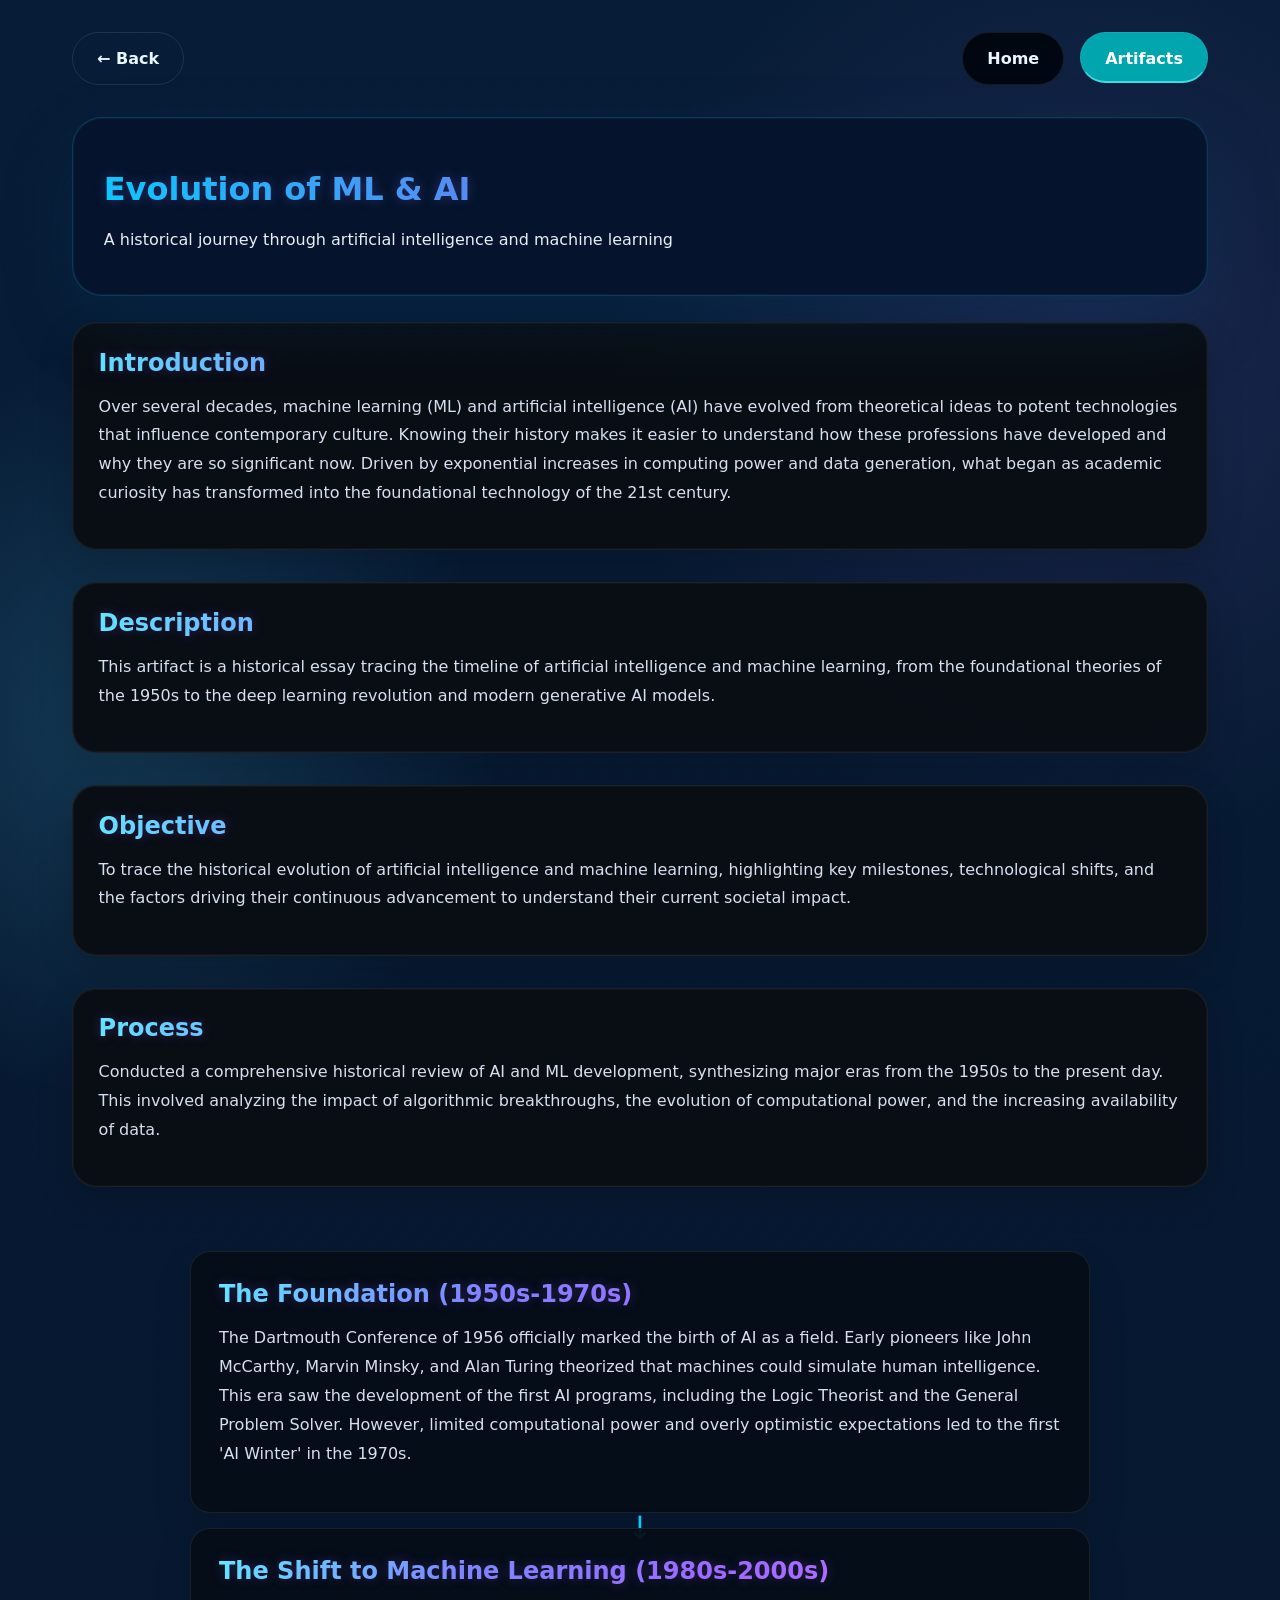
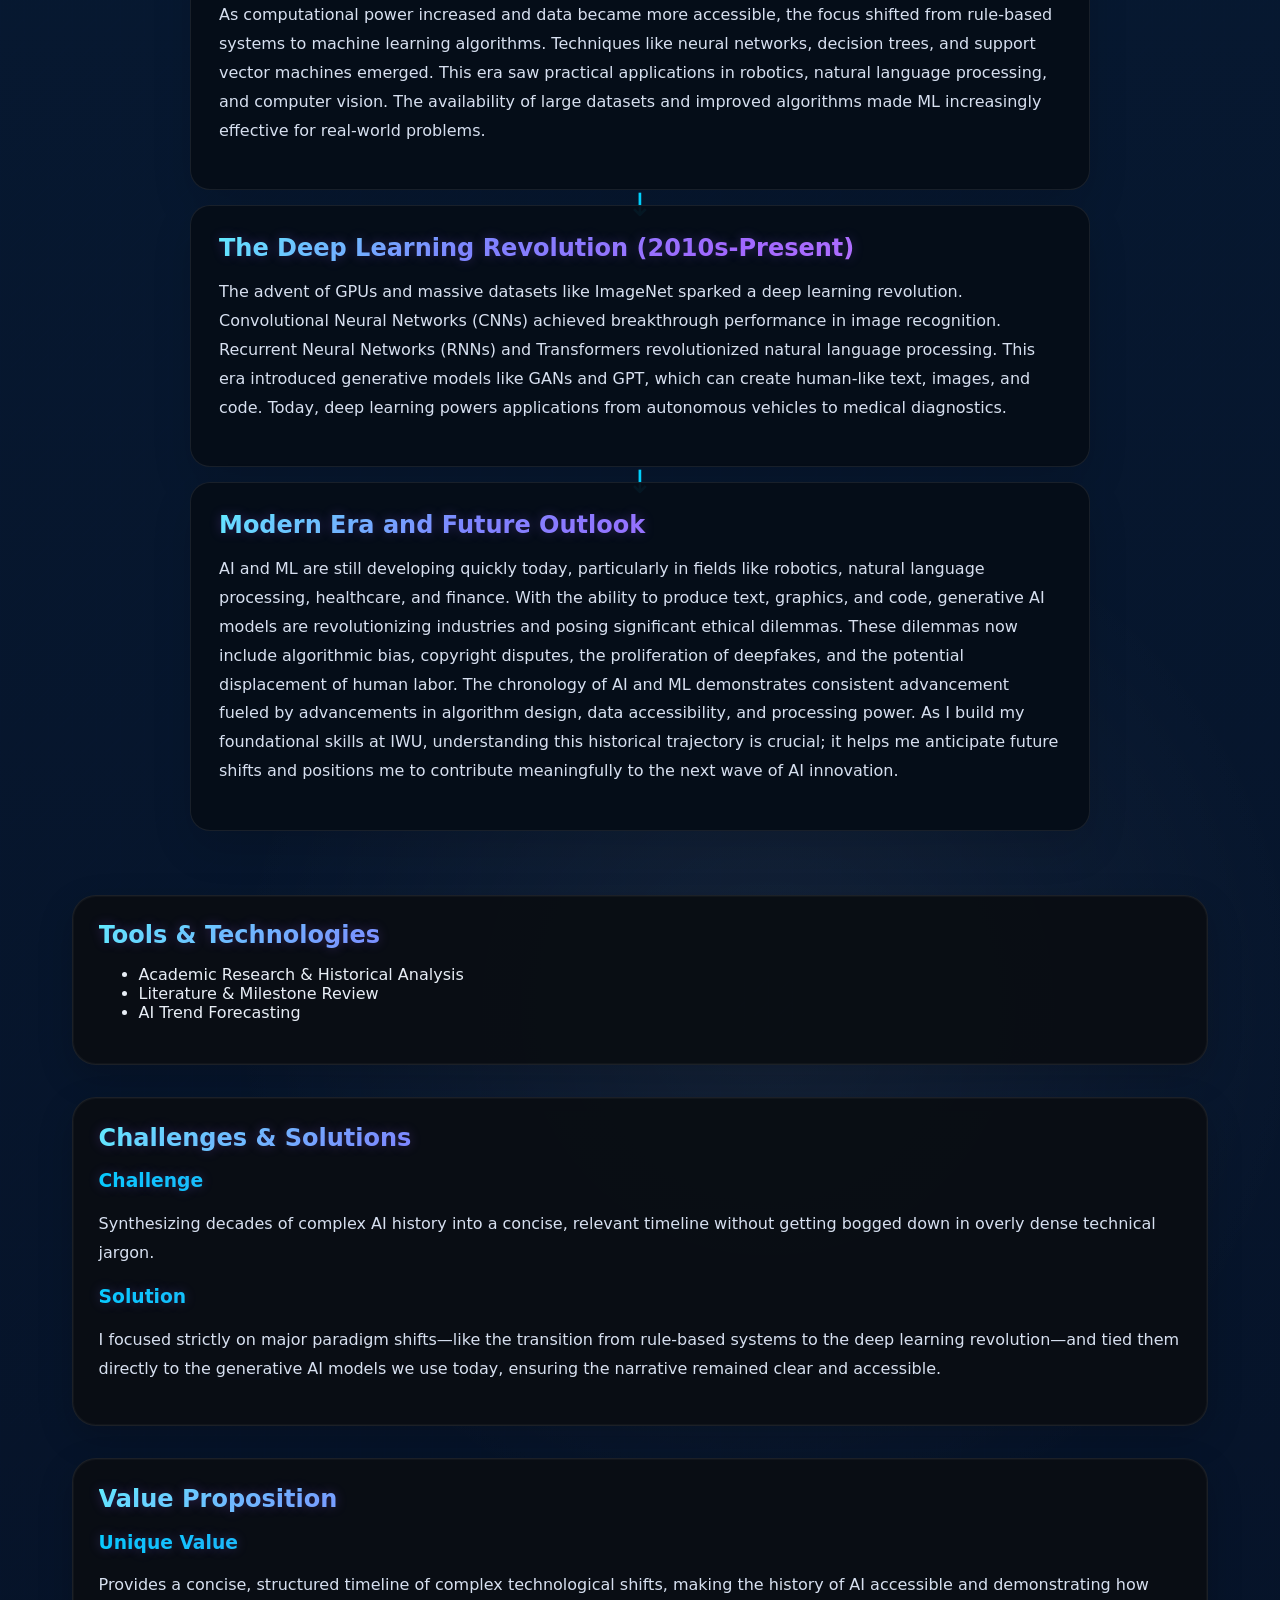
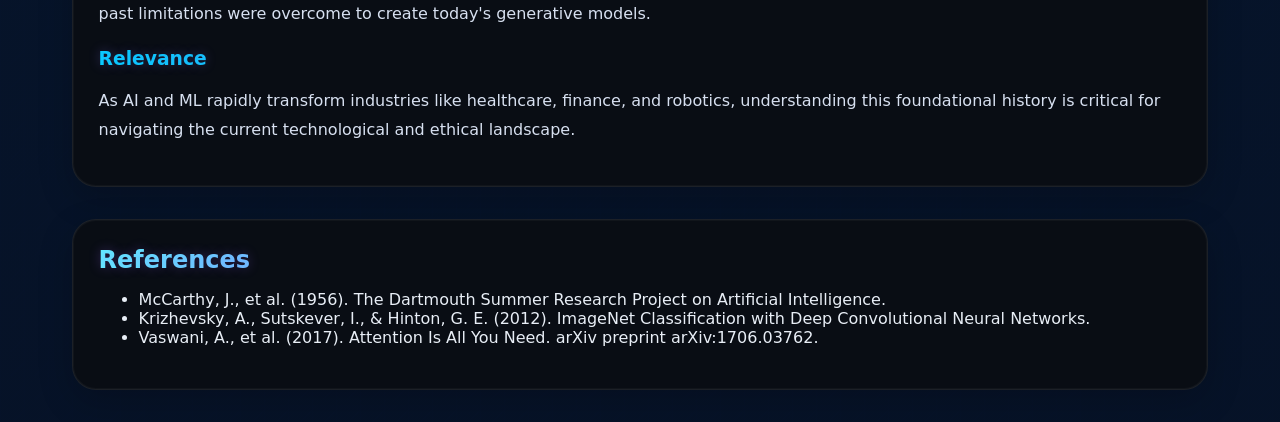
<file: artifact1.html>
﻿<!DOCTYPE html>
<html lang="en">
<head>
  <meta charset="UTF-8">
  <meta name="viewport" content="width=device-width, initial-scale=1.0">
  <title>Evolution of ML & AI | Amulya Gurram</title>
  <link rel="stylesheet" href="style.css">
</head>
<body>
  <div class="page-shell">
    <nav class="site-nav has-back">
      <a href="artifacts.html" class="back-link">← Back</a>
      <div class="nav-group nav-right-tabs">
        <a href="index.html" class="nav-link">Home</a>
        <a href="artifacts.html" class="nav-link active">Artifacts</a>
      </div>
    </nav>

    <header class="hero hero-no-image">
      <div class="hero-copy">
        <h1>Evolution of ML & AI</h1>
        <p>A historical journey through artificial intelligence and machine learning</p>
      </div>
    </header>

    <main>
      <section class="panel">
        <h2>Introduction</h2>
        <p>Over several decades, machine learning (ML) and artificial intelligence (AI) have evolved from theoretical ideas to potent technologies that influence contemporary culture. Knowing their history makes it easier to understand how these professions have developed and why they are so significant now. Driven by exponential increases in computing power and data generation, what began as academic curiosity has transformed into the foundational technology of the 21st century.</p>
      </section>

      <section class="panel">
        <h2>Description</h2>
        <p>This artifact is a historical essay tracing the timeline of artificial intelligence and machine learning, from the foundational theories of the 1950s to the deep learning revolution and modern generative AI models.</p>
      </section>

      <section class="panel">
        <h2>Objective</h2>
        <p>To trace the historical evolution of artificial intelligence and machine learning, highlighting key milestones, technological shifts, and the factors driving their continuous advancement to understand their current societal impact.</p>
      </section>

      <section class="panel">
        <h2>Process</h2>
        <p>Conducted a comprehensive historical review of AI and ML development, synthesizing major eras from the 1950s to the present day. This involved analyzing the impact of algorithmic breakthroughs, the evolution of computational power, and the increasing availability of data.</p>
      </section>

      <div class="timeline-container">
      <section class="panel timeline-item left">
        <h2>The Foundation (1950s-1970s)</h2>
        <p>The Dartmouth Conference of 1956 officially marked the birth of AI as a field. Early pioneers like John McCarthy, Marvin Minsky, and Alan Turing theorized that machines could simulate human intelligence. This era saw the development of the first AI programs, including the Logic Theorist and the General Problem Solver. However, limited computational power and overly optimistic expectations led to the first 'AI Winter' in the 1970s.</p>
      </section>

      <section class="panel timeline-item right">
        <h2>The Shift to Machine Learning (1980s-2000s)</h2>
        <p>As computational power increased and data became more accessible, the focus shifted from rule-based systems to machine learning algorithms. Techniques like neural networks, decision trees, and support vector machines emerged. This era saw practical applications in robotics, natural language processing, and computer vision. The availability of large datasets and improved algorithms made ML increasingly effective for real-world problems.</p>
      </section>

      <section class="panel timeline-item left">
        <h2>The Deep Learning Revolution (2010s-Present)</h2>
        <p>The advent of GPUs and massive datasets like ImageNet sparked a deep learning revolution. Convolutional Neural Networks (CNNs) achieved breakthrough performance in image recognition. Recurrent Neural Networks (RNNs) and Transformers revolutionized natural language processing. This era introduced generative models like GANs and GPT, which can create human-like text, images, and code. Today, deep learning powers applications from autonomous vehicles to medical diagnostics.</p>
      </section>

      <section class="panel timeline-item right">
        <h2>Modern Era and Future Outlook</h2>
        <p>AI and ML are still developing quickly today, particularly in fields like robotics, natural language processing, healthcare, and finance. With the ability to produce text, graphics, and code, generative AI models are revolutionizing industries and posing significant ethical dilemmas. These dilemmas now include algorithmic bias, copyright disputes, the proliferation of deepfakes, and the potential displacement of human labor. The chronology of AI and ML demonstrates consistent advancement fueled by advancements in algorithm design, data accessibility, and processing power. As I build my foundational skills at IWU, understanding this historical trajectory is crucial; it helps me anticipate future shifts and positions me to contribute meaningfully to the next wave of AI innovation.</p>
      </section>
      </div>

      <section class="panel">
        <h2>Tools & Technologies</h2>
        <ul>
          <li>Academic Research & Historical Analysis</li>
          <li>Literature & Milestone Review</li>
          <li>AI Trend Forecasting</li>
        </ul>
      </section>

      <section class="panel">
        <h2>Challenges & Solutions</h2>
        <h3>Challenge</h3>
        <p>Synthesizing decades of complex AI history into a concise, relevant timeline without getting bogged down in overly dense technical jargon.</p>
        <h3>Solution</h3>
        <p>I focused strictly on major paradigm shifts—like the transition from rule-based systems to the deep learning revolution—and tied them directly to the generative AI models we use today, ensuring the narrative remained clear and accessible.</p>
      </section>

      <section class="panel">
        <h2>Value Proposition</h2>
        <h3>Unique Value</h3>
        <p>Provides a concise, structured timeline of complex technological shifts, making the history of AI accessible and demonstrating how past limitations were overcome to create today's generative models.</p>
        <h3>Relevance</h3>
        <p>As AI and ML rapidly transform industries like healthcare, finance, and robotics, understanding this foundational history is critical for navigating the current technological and ethical landscape.</p>
      </section>

      <section class="panel">
        <h2>References</h2>
        <ul>
          <li>McCarthy, J., et al. (1956). The Dartmouth Summer Research Project on Artificial Intelligence.</li>
          <li>Krizhevsky, A., Sutskever, I., & Hinton, G. E. (2012). ImageNet Classification with Deep Convolutional Neural Networks.</li>
          <li>Vaswani, A., et al. (2017). Attention Is All You Need. arXiv preprint arXiv:1706.03762.</li>
        </ul>
      </section>

    </main>
  </div>
  <script src="transitions.js"></script>
</body>
</html>
</file>
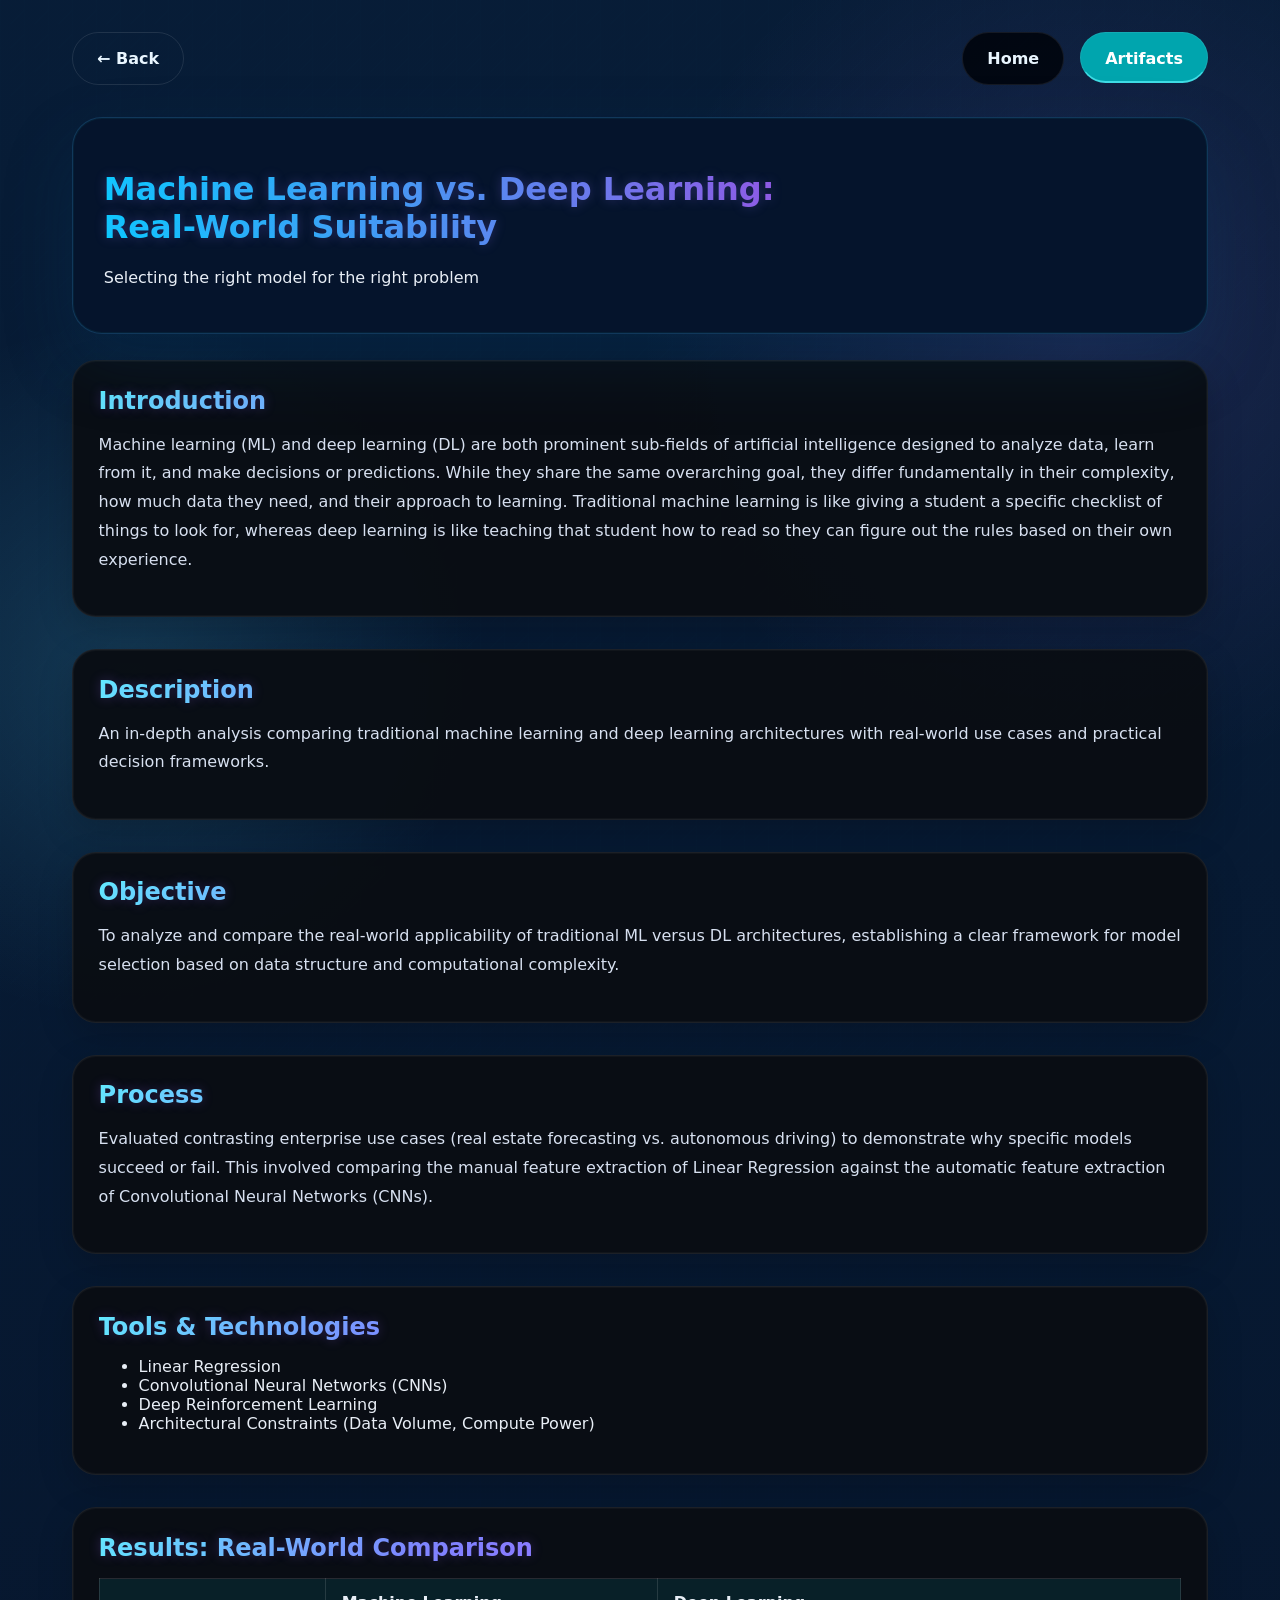
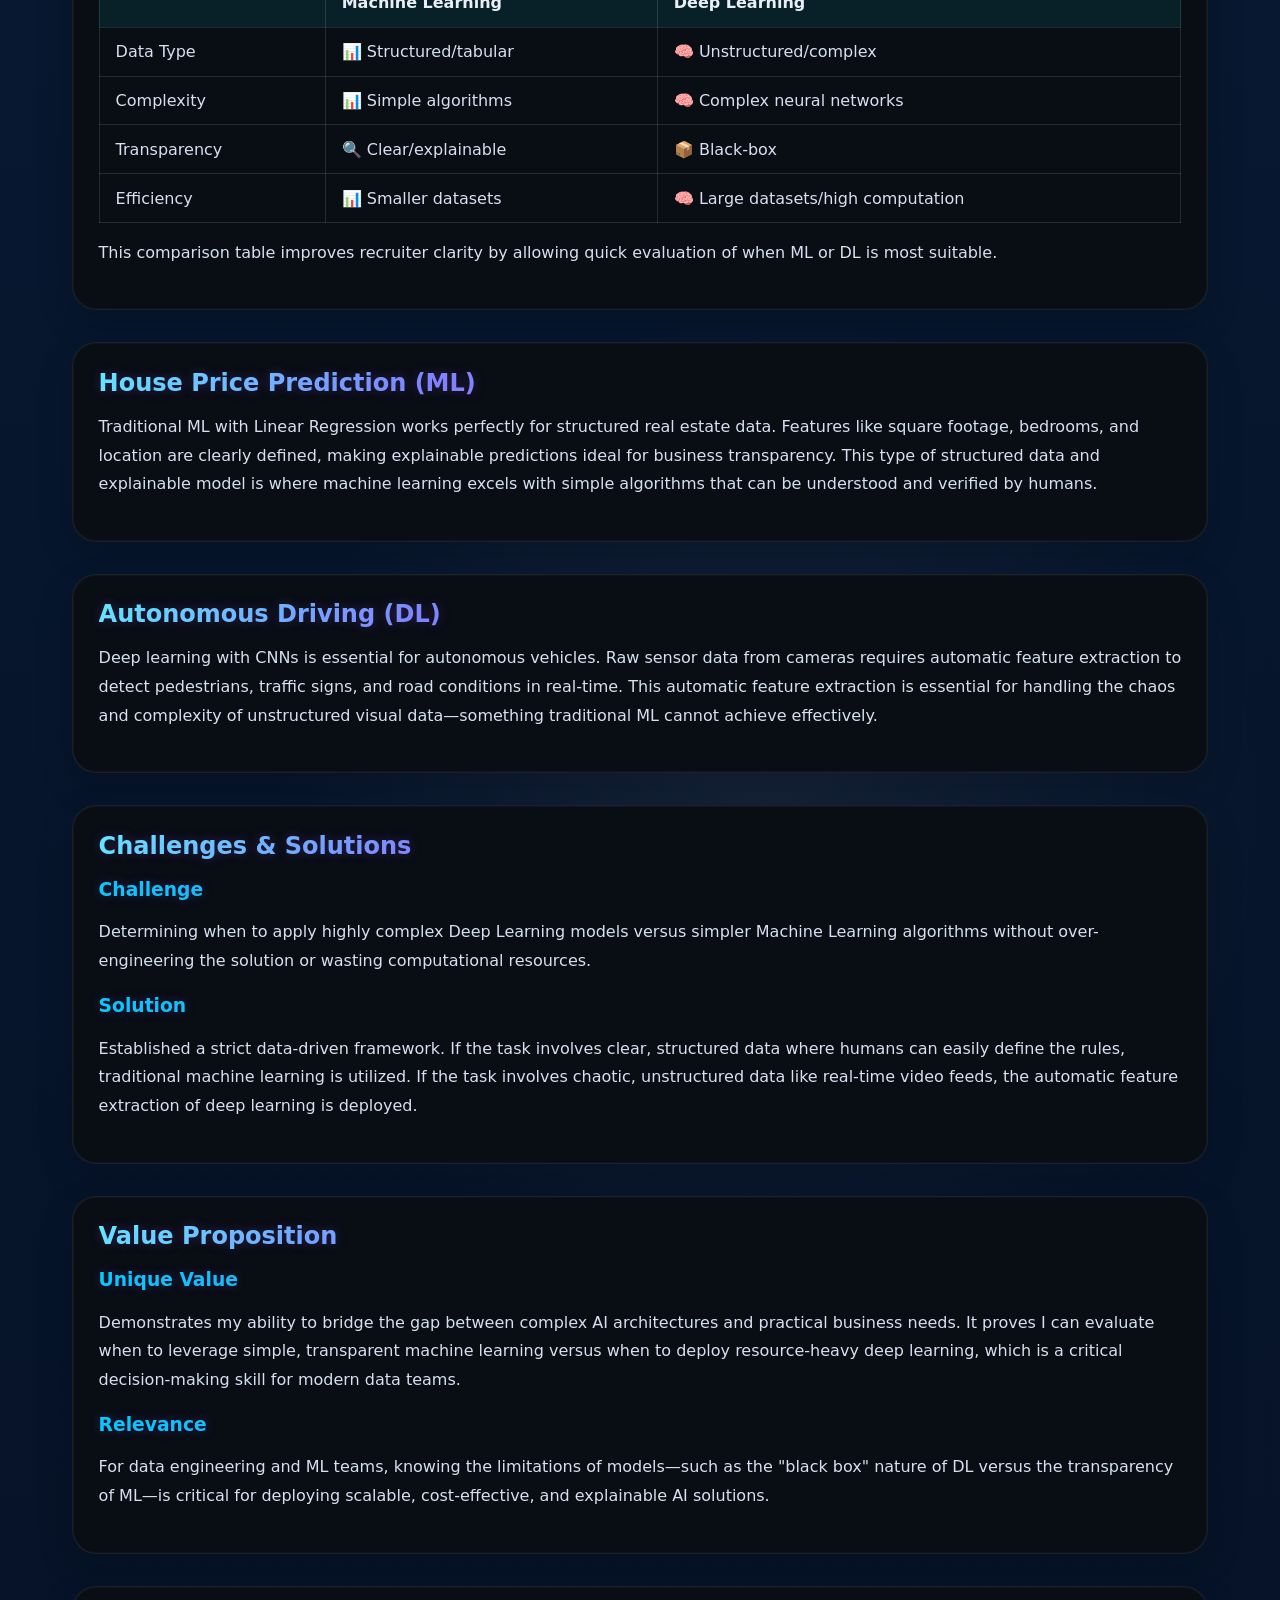
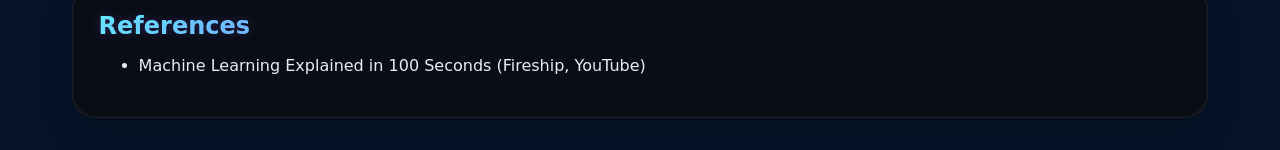
<file: artifact2.html>
﻿<!DOCTYPE html>
<html lang="en">
<head>
  <meta charset="UTF-8">
  <meta name="viewport" content="width=device-width, initial-scale=1.0">
  <title>Machine Learning vs. Deep Learning: Real-World Suitability | Amulya Gurram</title>
  <link rel="stylesheet" href="style.css">
</head>
<body>
  <div class="page-shell">
    <nav class="site-nav has-back">
      <a href="artifacts.html" class="back-link">← Back</a>
      <div class="nav-group nav-right-tabs">
        <a href="index.html" class="nav-link">Home</a>
        <a href="artifacts.html" class="nav-link active">Artifacts</a>
      </div>
    </nav>

    <header class="hero hero-no-image">
      <div class="hero-copy">
        <h1>Machine Learning vs. Deep Learning: Real-World Suitability</h1>
        <p>Selecting the right model for the right problem</p>
      </div>
    </header>

    <main>
      <section class="panel">
        <h2>Introduction</h2>
        <p>Machine learning (ML) and deep learning (DL) are both prominent sub-fields of artificial intelligence designed to analyze data, learn from it, and make decisions or predictions. While they share the same overarching goal, they differ fundamentally in their complexity, how much data they need, and their approach to learning. Traditional machine learning is like giving a student a specific checklist of things to look for, whereas deep learning is like teaching that student how to read so they can figure out the rules based on their own experience.</p>
      </section>

      <section class="panel">
        <h2>Description</h2>
        <p>An in-depth analysis comparing traditional machine learning and deep learning architectures with real-world use cases and practical decision frameworks.</p>
      </section>

      <section class="panel">
        <h2>Objective</h2>
        <p>To analyze and compare the real-world applicability of traditional ML versus DL architectures, establishing a clear framework for model selection based on data structure and computational complexity.</p>
      </section>

      <section class="panel">
        <h2>Process</h2>
        <p>Evaluated contrasting enterprise use cases (real estate forecasting vs. autonomous driving) to demonstrate why specific models succeed or fail. This involved comparing the manual feature extraction of Linear Regression against the automatic feature extraction of Convolutional Neural Networks (CNNs).</p>
      </section>

      <section class="panel">
        <h2>Tools & Technologies</h2>
        <ul>
          <li>Linear Regression</li>
          <li>Convolutional Neural Networks (CNNs)</li>
          <li>Deep Reinforcement Learning</li>
          <li>Architectural Constraints (Data Volume, Compute Power)</li>
        </ul>
      </section>

      <section class="panel">
        <h2>Results: Real-World Comparison</h2>
        <table>
          <thead>
            <tr>
              <th></th>
              <th>Machine Learning</th>
              <th>Deep Learning</th>
            </tr>
          </thead>
          <tbody>
            <tr>
              <td>Data Type</td>
              <td>📊 Structured/tabular</td>
              <td>🧠 Unstructured/complex</td>
            </tr>
            <tr>
              <td>Complexity</td>
              <td>📊 Simple algorithms</td>
              <td>🧠 Complex neural networks</td>
            </tr>
            <tr>
              <td>Transparency</td>
              <td>🔍 Clear/explainable</td>
              <td>📦 Black-box</td>
            </tr>
            <tr>
              <td>Efficiency</td>
              <td>📊 Smaller datasets</td>
              <td>🧠 Large datasets/high computation</td>
            </tr>
          </tbody>
        </table>
        <p>This comparison table improves recruiter clarity by allowing quick evaluation of when ML or DL is most suitable.</p>
      </section>

      <section class="panel">
        <h2>House Price Prediction (ML)</h2>
        <p>Traditional ML with Linear Regression works perfectly for structured real estate data. Features like square footage, bedrooms, and location are clearly defined, making explainable predictions ideal for business transparency. This type of structured data and explainable model is where machine learning excels with simple algorithms that can be understood and verified by humans.</p>
      </section>

      <section class="panel">
        <h2>Autonomous Driving (DL)</h2>
        <p>Deep learning with CNNs is essential for autonomous vehicles. Raw sensor data from cameras requires automatic feature extraction to detect pedestrians, traffic signs, and road conditions in real-time. This automatic feature extraction is essential for handling the chaos and complexity of unstructured visual data—something traditional ML cannot achieve effectively.</p>
      </section>

      <section class="panel">
        <h2>Challenges & Solutions</h2>
        <h3>Challenge</h3>
        <p>Determining when to apply highly complex Deep Learning models versus simpler Machine Learning algorithms without over-engineering the solution or wasting computational resources.</p>
        <h3>Solution</h3>
        <p>Established a strict data-driven framework. If the task involves clear, structured data where humans can easily define the rules, traditional machine learning is utilized. If the task involves chaotic, unstructured data like real-time video feeds, the automatic feature extraction of deep learning is deployed.</p>
      </section>

      <section class="panel">
        <h2>Value Proposition</h2>
        <h3>Unique Value</h3>
        <p>Demonstrates my ability to bridge the gap between complex AI architectures and practical business needs. It proves I can evaluate when to leverage simple, transparent machine learning versus when to deploy resource-heavy deep learning, which is a critical decision-making skill for modern data teams.</p>
        <h3>Relevance</h3>
        <p>For data engineering and ML teams, knowing the limitations of models—such as the "black box" nature of DL versus the transparency of ML—is critical for deploying scalable, cost-effective, and explainable AI solutions.</p>
      </section>

      <section class="panel">
        <h2>References</h2>
        <ul>
          <li>Machine Learning Explained in 100 Seconds (Fireship, YouTube)</li>
        </ul>
      </section>

    </main>
  </div>
  <script src="transitions.js"></script>
</body>
</html>
</file>
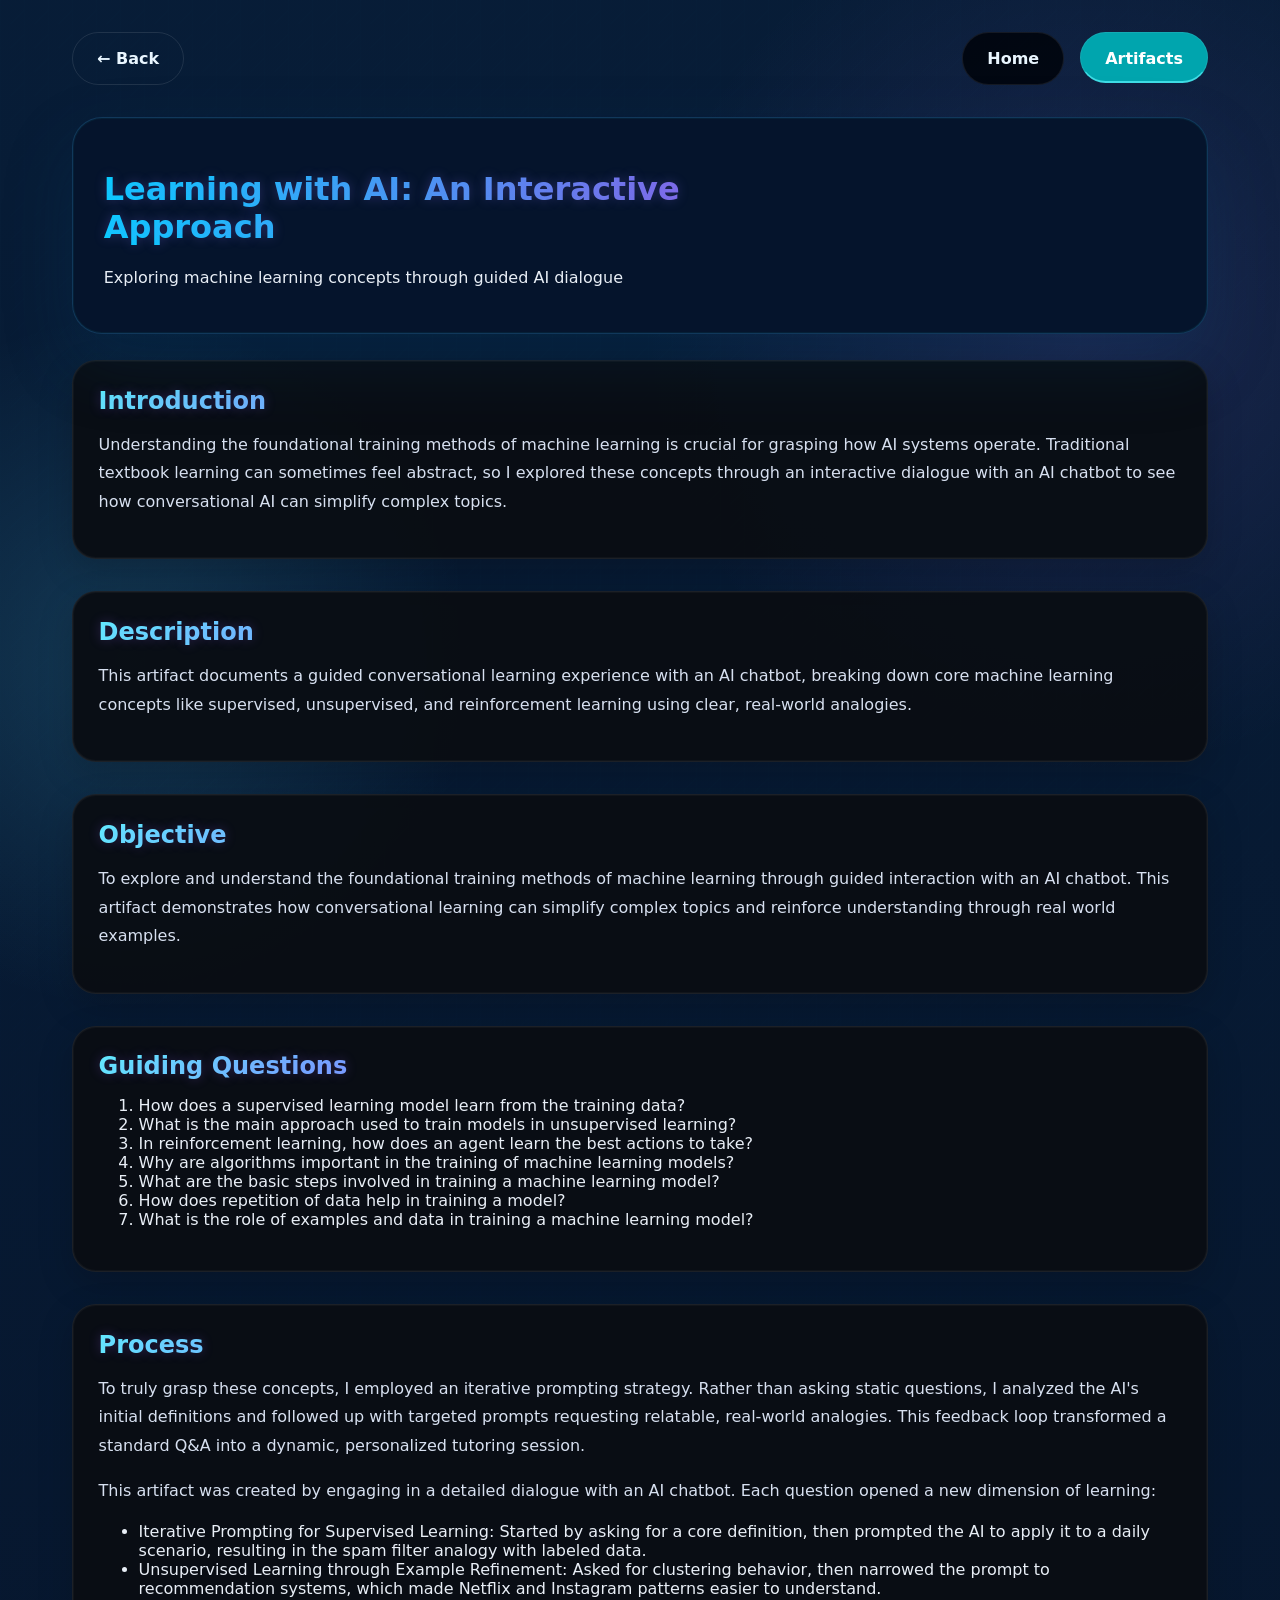
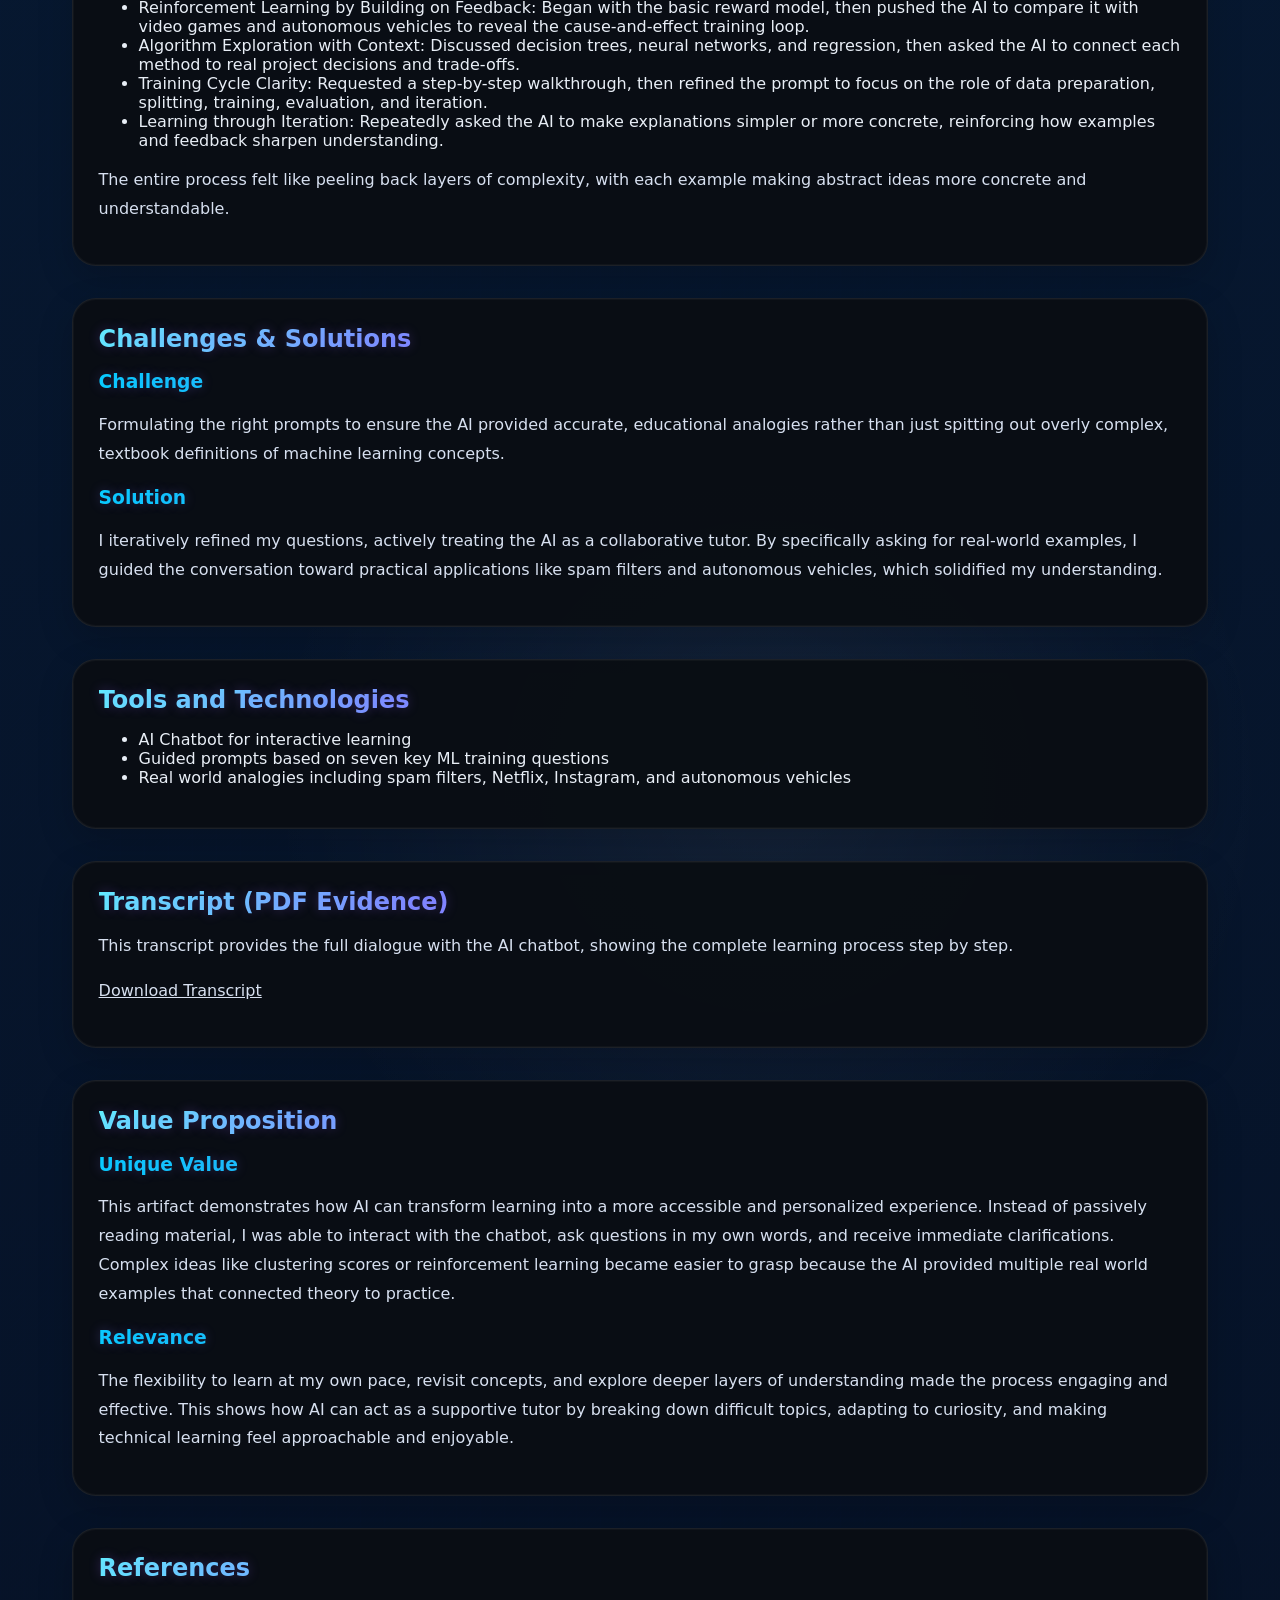
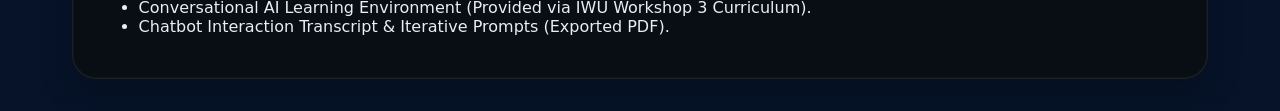
<file: artifact3.html>
﻿<!DOCTYPE html>
<html lang="en">
<head>
  <meta charset="UTF-8">
  <meta name="viewport" content="width=device-width, initial-scale=1.0">
  <title>Learning with AI: An Interactive Approach | Amulya Gurram</title>
  <link rel="stylesheet" href="style.css">
</head>
<body>
  <div class="page-shell">
    <nav class="site-nav has-back">
      <a href="artifacts.html" class="back-link">← Back</a>
      <div class="nav-group nav-right-tabs">
        <a href="index.html" class="nav-link">Home</a>
        <a href="artifacts.html" class="nav-link active">Artifacts</a>
      </div>
    </nav>

    <header class="hero hero-no-image">
      <div class="hero-copy">
        <h1>Learning with AI: An Interactive Approach</h1>
        <p>Exploring machine learning concepts through guided AI dialogue</p>
      </div>
    </header>

    <main>
      <section class="panel">
        <h2>Introduction</h2>
        <p>Understanding the foundational training methods of machine learning is crucial for grasping how AI systems operate. Traditional textbook learning can sometimes feel abstract, so I explored these concepts through an interactive dialogue with an AI chatbot to see how conversational AI can simplify complex topics.</p>
      </section>

      <section class="panel">
        <h2>Description</h2>
        <p>This artifact documents a guided conversational learning experience with an AI chatbot, breaking down core machine learning concepts like supervised, unsupervised, and reinforcement learning using clear, real-world analogies.</p>
      </section>

      <section class="panel">
        <h2>Objective</h2>
        <p>To explore and understand the foundational training methods of machine learning through guided interaction with an AI chatbot. This artifact demonstrates how conversational learning can simplify complex topics and reinforce understanding through real world examples.</p>
      </section>

      <section class="panel">
        <h2>Guiding Questions</h2>
        <ol>
          <li>How does a supervised learning model learn from the training data?</li>
          <li>What is the main approach used to train models in unsupervised learning?</li>
          <li>In reinforcement learning, how does an agent learn the best actions to take?</li>
          <li>Why are algorithms important in the training of machine learning models?</li>
          <li>What are the basic steps involved in training a machine learning model?</li>
          <li>How does repetition of data help in training a model?</li>
          <li>What is the role of examples and data in training a machine learning model?</li>
        </ol>
      </section>

      <section class="panel">
        <h2>Process</h2>
        <p>To truly grasp these concepts, I employed an iterative prompting strategy. Rather than asking static questions, I analyzed the AI's initial definitions and followed up with targeted prompts requesting relatable, real-world analogies. This feedback loop transformed a standard Q&A into a dynamic, personalized tutoring session.</p>
        <p>This artifact was created by engaging in a detailed dialogue with an AI chatbot. Each question opened a new dimension of learning:</p>
        <ul>
          <li>Iterative Prompting for Supervised Learning: Started by asking for a core definition, then prompted the AI to apply it to a daily scenario, resulting in the spam filter analogy with labeled data.</li>
          <li>Unsupervised Learning through Example Refinement: Asked for clustering behavior, then narrowed the prompt to recommendation systems, which made Netflix and Instagram patterns easier to understand.</li>
          <li>Reinforcement Learning by Building on Feedback: Began with the basic reward model, then pushed the AI to compare it with video games and autonomous vehicles to reveal the cause-and-effect training loop.</li>
          <li>Algorithm Exploration with Context: Discussed decision trees, neural networks, and regression, then asked the AI to connect each method to real project decisions and trade-offs.</li>
          <li>Training Cycle Clarity: Requested a step-by-step walkthrough, then refined the prompt to focus on the role of data preparation, splitting, training, evaluation, and iteration.</li>
          <li>Learning through Iteration: Repeatedly asked the AI to make explanations simpler or more concrete, reinforcing how examples and feedback sharpen understanding.</li>
        </ul>
        <p>The entire process felt like peeling back layers of complexity, with each example making abstract ideas more concrete and understandable.</p>
      </section>

      <section class="panel">
        <h2>Challenges & Solutions</h2>
        <h3>Challenge</h3>
        <p>Formulating the right prompts to ensure the AI provided accurate, educational analogies rather than just spitting out overly complex, textbook definitions of machine learning concepts.</p>
        <h3>Solution</h3>
        <p>I iteratively refined my questions, actively treating the AI as a collaborative tutor. By specifically asking for real-world examples, I guided the conversation toward practical applications like spam filters and autonomous vehicles, which solidified my understanding.</p>
      </section>

      <section class="panel">
        <h2>Tools and Technologies</h2>
        <ul>
          <li>AI Chatbot for interactive learning</li>
          <li>Guided prompts based on seven key ML training questions</li>
          <li>Real world analogies including spam filters, Netflix, Instagram, and autonomous vehicles</li>
        </ul>
      </section>

      <section class="panel">
        <h2>Transcript (PDF Evidence)</h2>
        <p>This transcript provides the full dialogue with the AI chatbot, showing the complete learning process step by step.</p>
        <p><a href="https://drive.google.com/uc?export=download&id=1kPDa1YAPPCxa3tX3Vcx4D6zs7zO9z7nd" target="_blank">
    Download Transcript
</a></p>
      </section>

      <section class="panel">
        <h2>Value Proposition</h2>
        <h3>Unique Value</h3>
        <p>This artifact demonstrates how AI can transform learning into a more accessible and personalized experience. Instead of passively reading material, I was able to interact with the chatbot, ask questions in my own words, and receive immediate clarifications. Complex ideas like clustering scores or reinforcement learning became easier to grasp because the AI provided multiple real world examples that connected theory to practice.</p>
        <h3>Relevance</h3>
        <p>The flexibility to learn at my own pace, revisit concepts, and explore deeper layers of understanding made the process engaging and effective. This shows how AI can act as a supportive tutor by breaking down difficult topics, adapting to curiosity, and making technical learning feel approachable and enjoyable.</p>
      </section>

      <section class="panel">
        <h2>References</h2>
        <ul>
          <li>Conversational AI Learning Environment (Provided via IWU Workshop 3 Curriculum).</li>
          <li>Chatbot Interaction Transcript & Iterative Prompts (Exported PDF).</li>
        </ul>
      </section>

    </main>
  </div>
  <script src="transitions.js"></script>
</body>
</html>
</file>
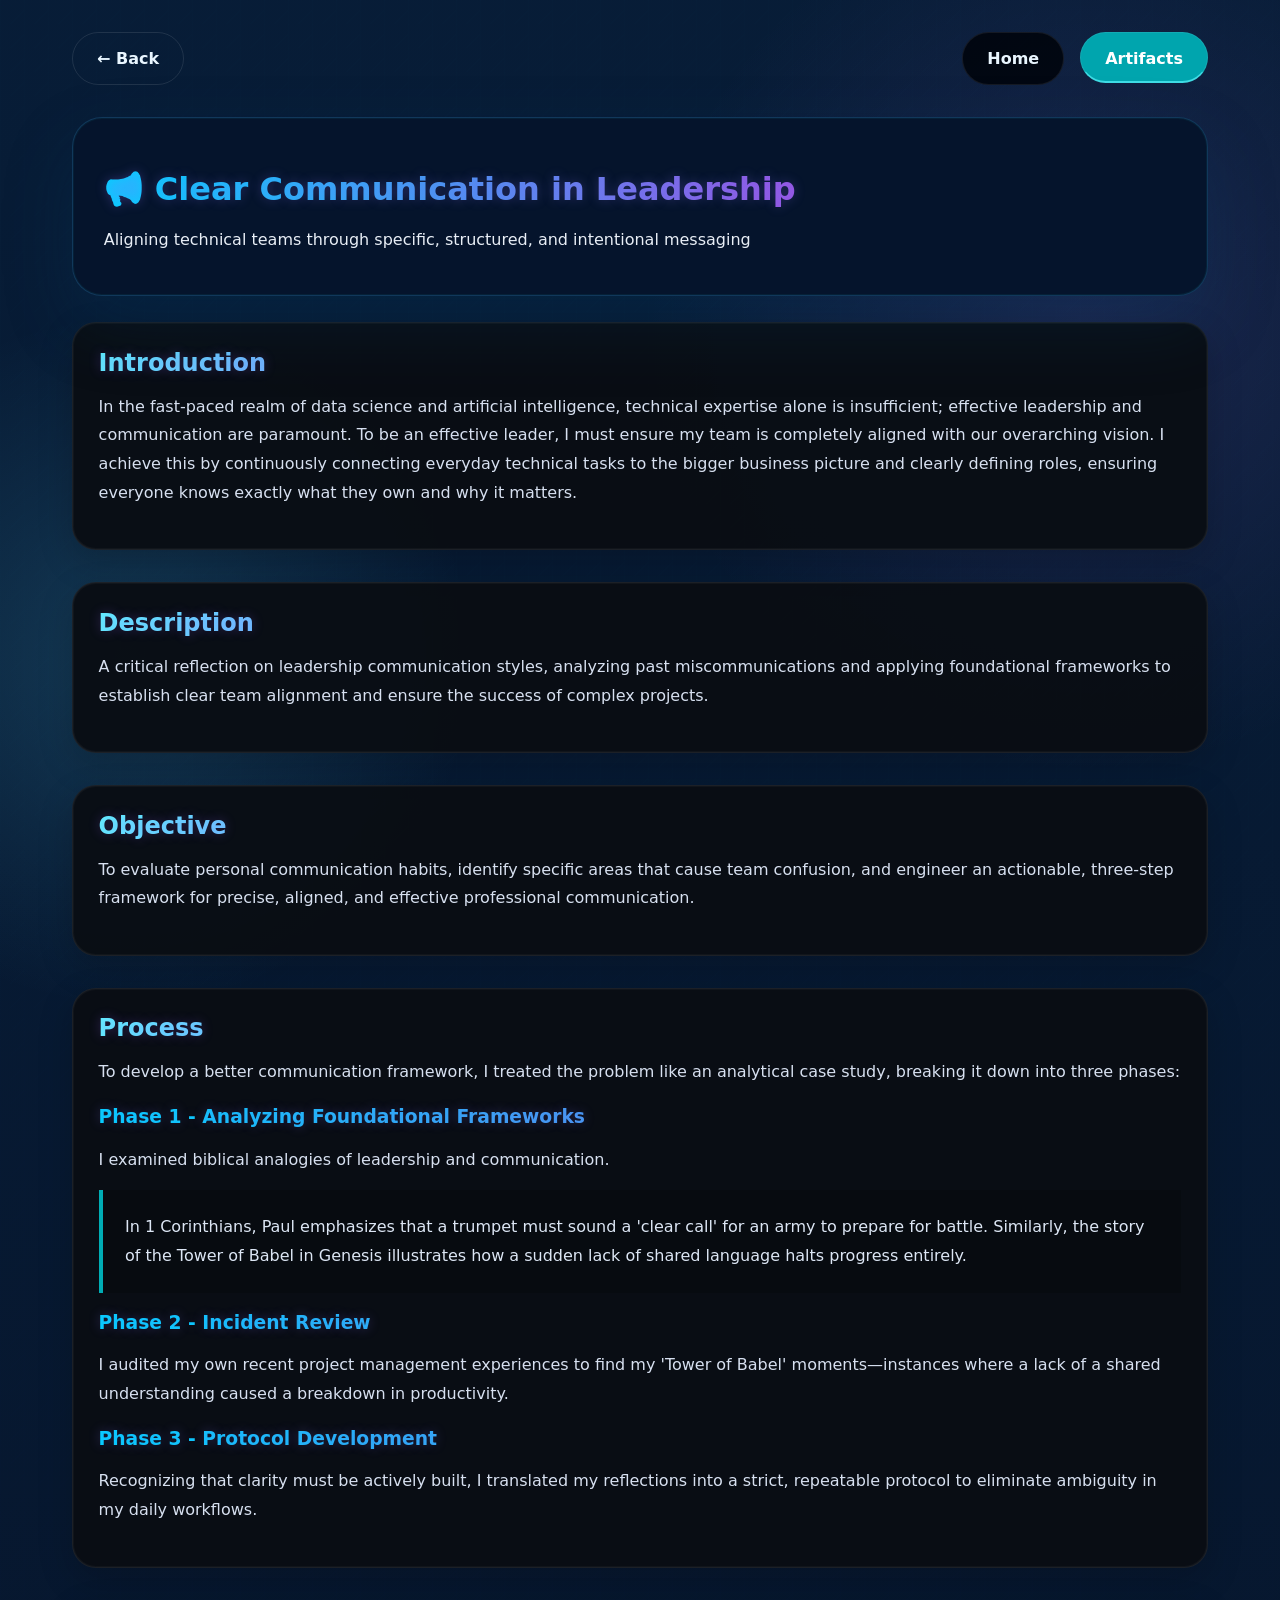
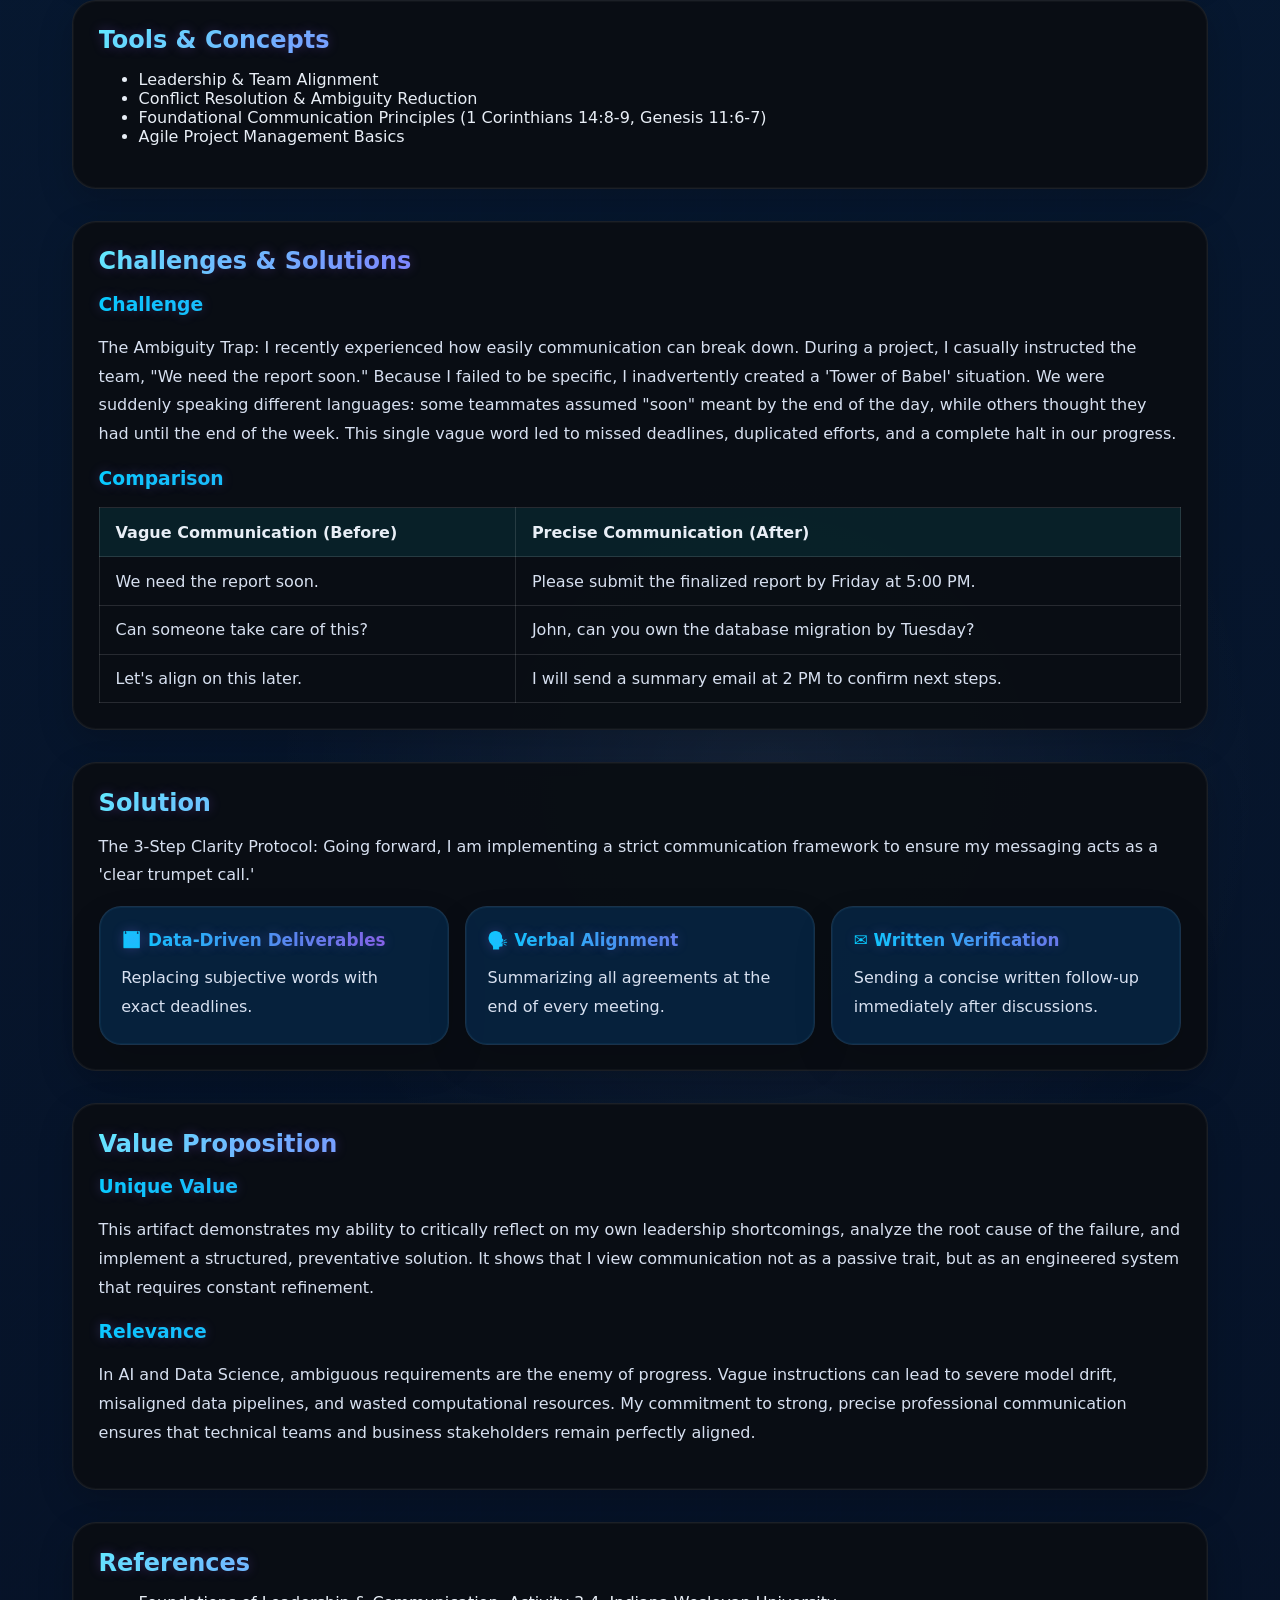
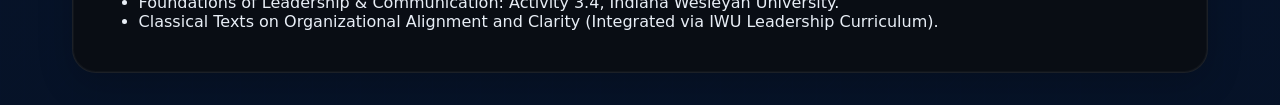
<file: artifact4.html>
<!DOCTYPE html>
<html lang="en">
<head>
  <meta charset="UTF-8">
  <meta name="viewport" content="width=device-width, initial-scale=1.0">
  <title>Clear Communication in Leadership | Amulya Gurram</title>
  <link rel="stylesheet" href="style.css">
</head>
<body>
  <div class="page-shell">
    <nav class="site-nav has-back">
      <a href="artifacts.html" class="back-link">← Back</a>
      <div class="nav-group nav-right-tabs">
        <a href="index.html" class="nav-link">Home</a>
        <a href="artifacts.html" class="nav-link active">Artifacts</a>
      </div>
    </nav>

    <header class="hero hero-no-image">
      <div class="hero-copy">
        <h1>📢 Clear Communication in Leadership</h1>
        <p>Aligning technical teams through specific, structured, and intentional messaging</p>
      </div>
    </header>

    <main>
      <section class="panel">
        <h2>Introduction</h2>
        <p>In the fast-paced realm of data science and artificial intelligence, technical expertise alone is insufficient; effective leadership and communication are paramount. To be an effective leader, I must ensure my team is completely aligned with our overarching vision. I achieve this by continuously connecting everyday technical tasks to the bigger business picture and clearly defining roles, ensuring everyone knows exactly what they own and why it matters.</p>
      </section>

      <section class="panel">
        <h2>Description</h2>
        <p>A critical reflection on leadership communication styles, analyzing past miscommunications and applying foundational frameworks to establish clear team alignment and ensure the success of complex projects.</p>
      </section>

      <section class="panel">
        <h2>Objective</h2>
        <p>To evaluate personal communication habits, identify specific areas that cause team confusion, and engineer an actionable, three-step framework for precise, aligned, and effective professional communication.</p>
      </section>

      <section class="panel">
        <h2>Process</h2>
        <p>To develop a better communication framework, I treated the problem like an analytical case study, breaking it down into three phases:</p>
        <h3>Phase 1 - Analyzing Foundational Frameworks</h3>
        <p>I examined biblical analogies of leadership and communication.</p>
        <blockquote>In 1 Corinthians, Paul emphasizes that a trumpet must sound a 'clear call' for an army to prepare for battle. Similarly, the story of the Tower of Babel in Genesis illustrates how a sudden lack of shared language halts progress entirely.</blockquote>
        <h3>Phase 2 - Incident Review</h3>
        <p>I audited my own recent project management experiences to find my 'Tower of Babel' moments—instances where a lack of a shared understanding caused a breakdown in productivity.</p>
        <h3>Phase 3 - Protocol Development</h3>
        <p>Recognizing that clarity must be actively built, I translated my reflections into a strict, repeatable protocol to eliminate ambiguity in my daily workflows.</p>
      </section>

      <section class="panel">
        <h2>Tools & Concepts</h2>
        <ul>
          <li>Leadership & Team Alignment</li>
          <li>Conflict Resolution & Ambiguity Reduction</li>
          <li>Foundational Communication Principles (1 Corinthians 14:8-9, Genesis 11:6-7)</li>
          <li>Agile Project Management Basics</li>
        </ul>
      </section>

      <section class="panel">
        <h2>Challenges & Solutions</h2>
        <h3>Challenge</h3>
        <p>The Ambiguity Trap: I recently experienced how easily communication can break down. During a project, I casually instructed the team, "We need the report soon." Because I failed to be specific, I inadvertently created a 'Tower of Babel' situation. We were suddenly speaking different languages: some teammates assumed "soon" meant by the end of the day, while others thought they had until the end of the week. This single vague word led to missed deadlines, duplicated efforts, and a complete halt in our progress.</p>
        <h3>Comparison</h3>
        <table>
          <thead>
            <tr>
              <th>Vague Communication (Before)</th>
              <th>Precise Communication (After)</th>
            </tr>
          </thead>
          <tbody>
            <tr>
              <td>We need the report soon.</td>
              <td>Please submit the finalized report by Friday at 5:00 PM.</td>
            </tr>
            <tr>
              <td>Can someone take care of this?</td>
              <td>John, can you own the database migration by Tuesday?</td>
            </tr>
            <tr>
              <td>Let's align on this later.</td>
              <td>I will send a summary email at 2 PM to confirm next steps.</td>
            </tr>
          </tbody>
        </table>
      </section>

      <section class="panel">
        <h2>Solution</h2>
        <p>The 3-Step Clarity Protocol: Going forward, I am implementing a strict communication framework to ensure my messaging acts as a 'clear trumpet call.'</p>
        <div class="protocol-grid">
          <div class="protocol-card">
            <h3>📅 Data-Driven Deliverables</h3>
            <p>Replacing subjective words with exact deadlines.</p>
          </div>
          <div class="protocol-card">
            <h3>🗣️ Verbal Alignment</h3>
            <p>Summarizing all agreements at the end of every meeting.</p>
          </div>
          <div class="protocol-card">
            <h3>✉️ Written Verification</h3>
            <p>Sending a concise written follow-up immediately after discussions.</p>
          </div>
        </div>
      </section>

      <section class="panel">
        <h2>Value Proposition</h2>
        <h3>Unique Value</h3>
        <p>This artifact demonstrates my ability to critically reflect on my own leadership shortcomings, analyze the root cause of the failure, and implement a structured, preventative solution. It shows that I view communication not as a passive trait, but as an engineered system that requires constant refinement.</p>
        <h3>Relevance</h3>
        <p>In AI and Data Science, ambiguous requirements are the enemy of progress. Vague instructions can lead to severe model drift, misaligned data pipelines, and wasted computational resources. My commitment to strong, precise professional communication ensures that technical teams and business stakeholders remain perfectly aligned.</p>
      </section>

      <section class="panel">
        <h2>References</h2>
        <ul>
          <li>Foundations of Leadership & Communication: Activity 3.4, Indiana Wesleyan University.</li>
          <li>Classical Texts on Organizational Alignment and Clarity (Integrated via IWU Leadership Curriculum).</li>
        </ul>
      </section>
    </main>
  </div>
  <script src="transitions.js"></script>
</body>
</html>
</file>
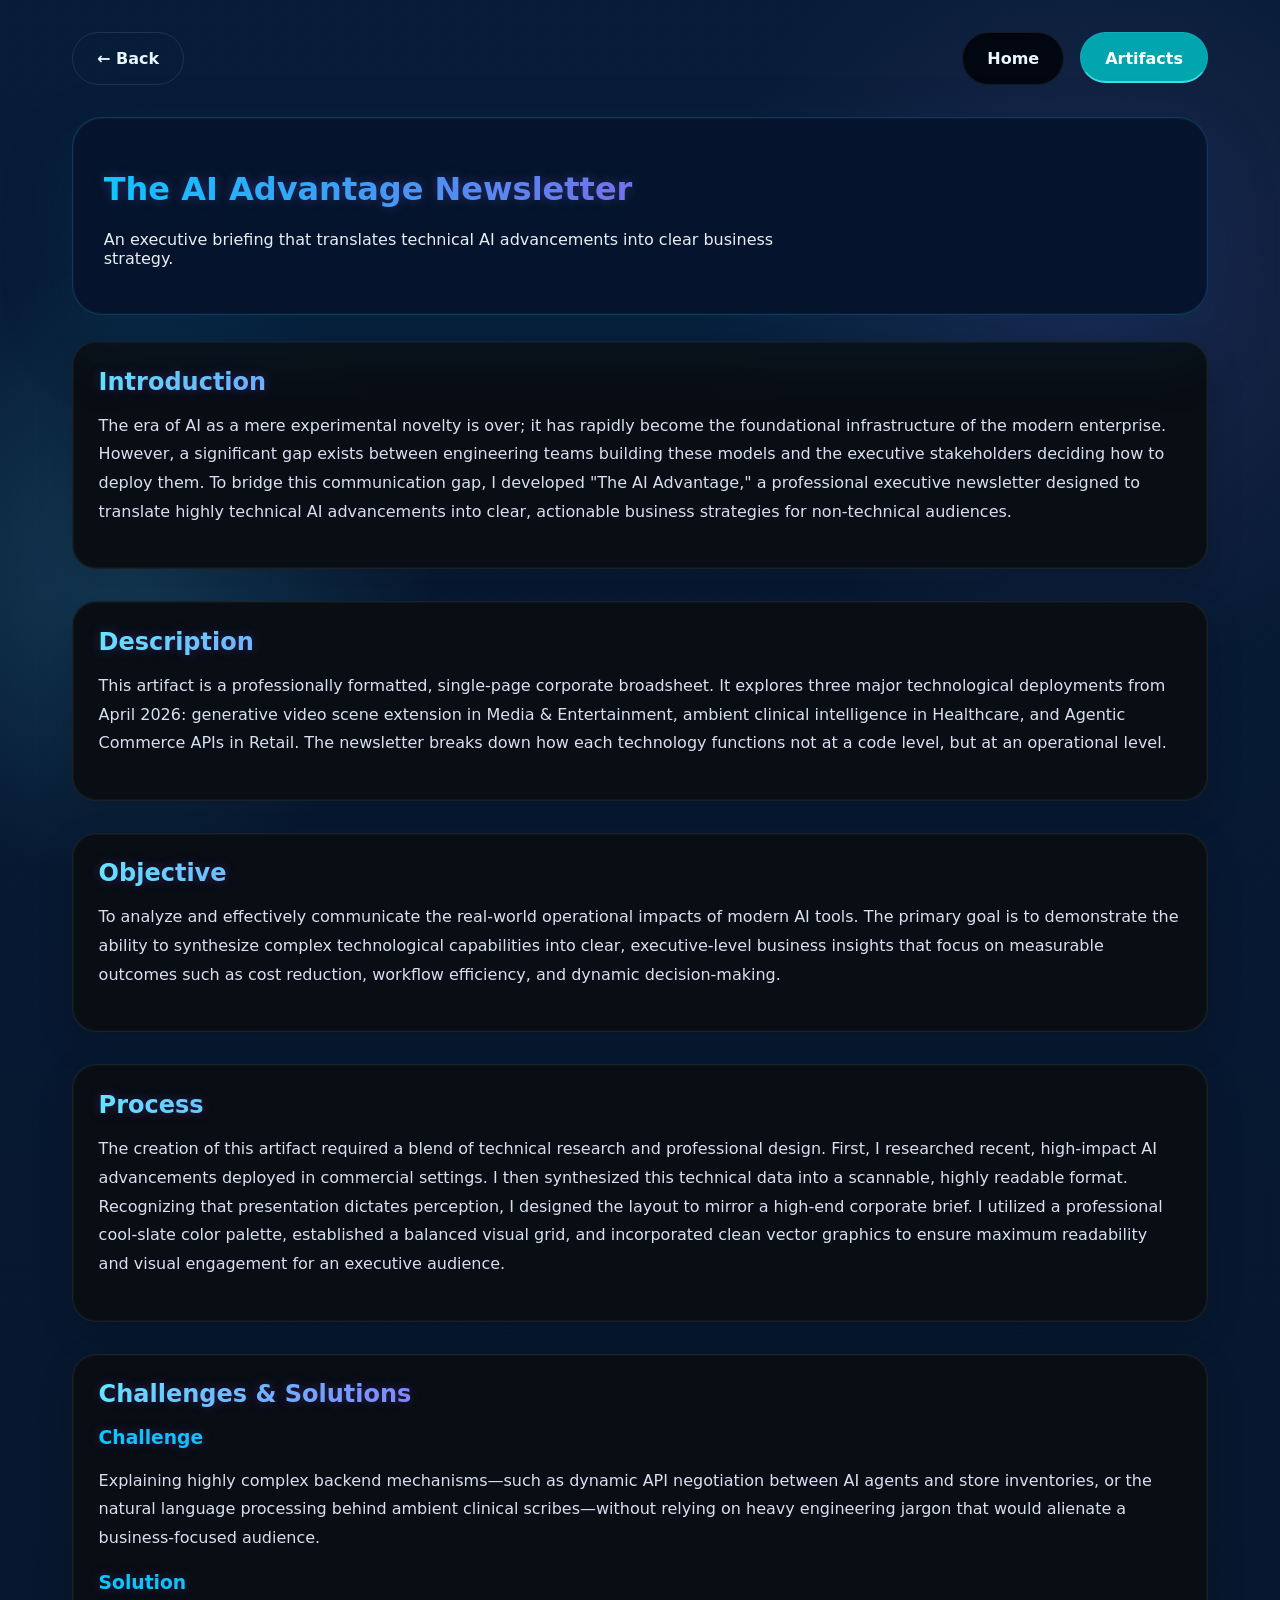
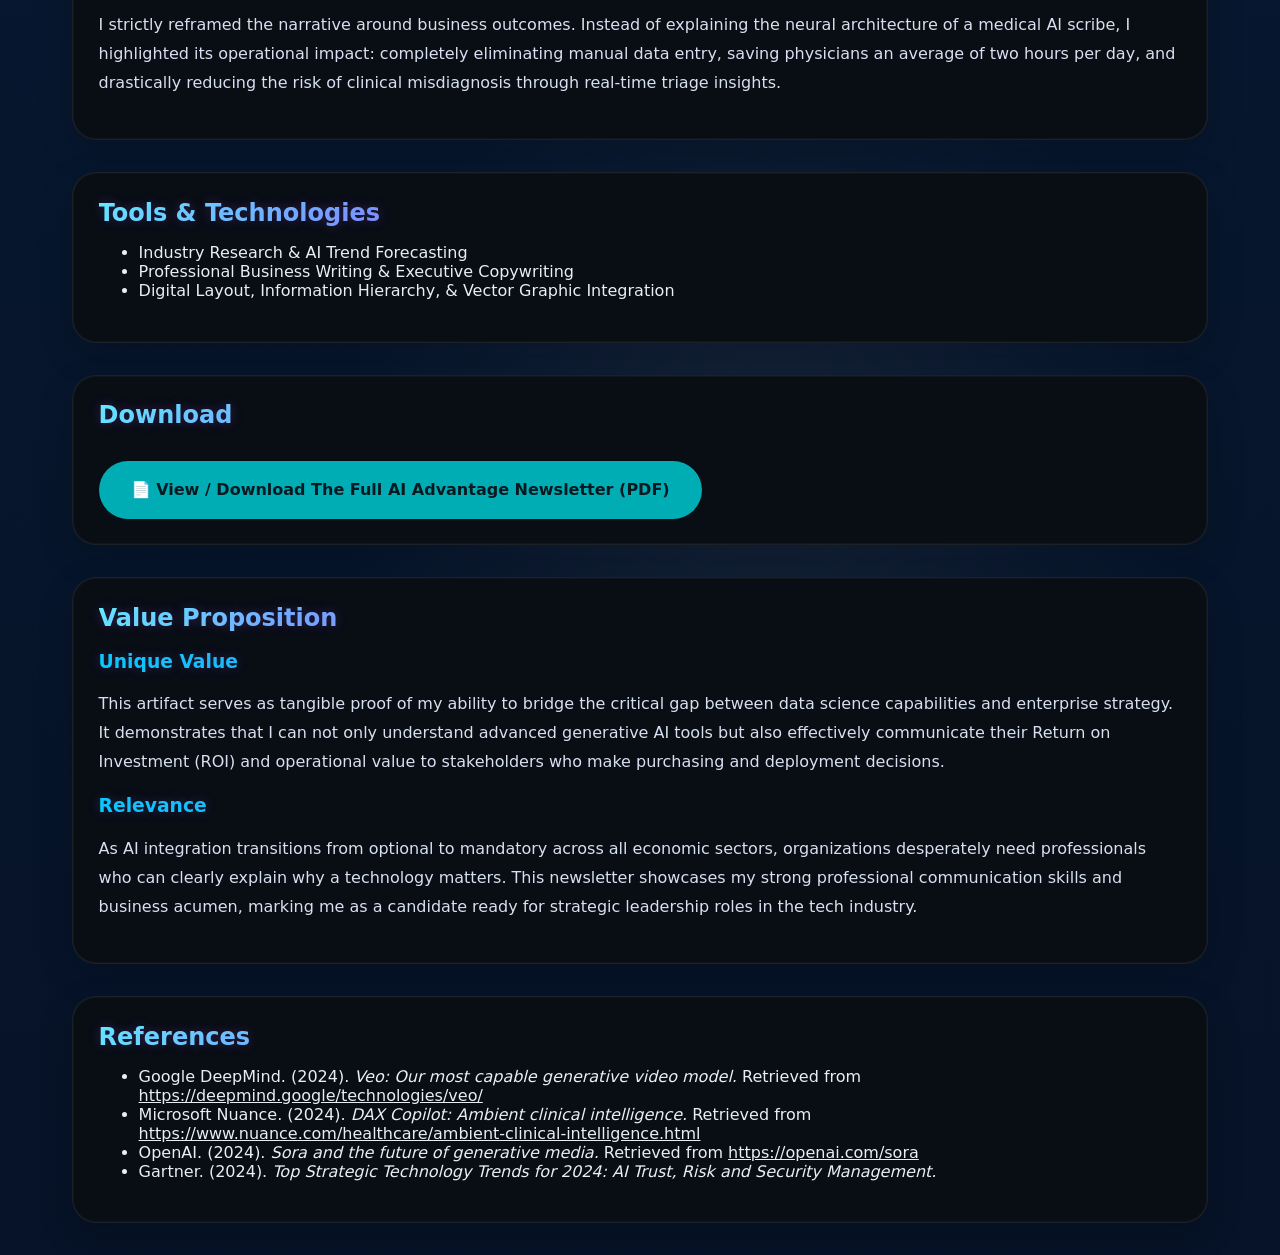
<file: artifact5.html>
<!DOCTYPE html>
<html lang="en">
<head>
  <meta charset="UTF-8">
  <meta name="viewport" content="width=device-width, initial-scale=1.0">
  <title>The AI Advantage Newsletter | Amulya Gurram</title>
  <link rel="stylesheet" href="style.css">
</head>
<body>
  <div class="page-shell">
    <nav class="site-nav has-back">
      <a href="artifacts.html" class="back-link">← Back</a>
      <div class="nav-group nav-right-tabs">
        <a href="index.html" class="nav-link">Home</a>
        <a href="artifacts.html" class="nav-link active">Artifacts</a>
      </div>
    </nav>

    <header class="hero hero-no-image">
      <div class="hero-copy">
        <h1>The AI Advantage Newsletter</h1>
        <p>An executive briefing that translates technical AI advancements into clear business strategy.</p>
      </div>
    </header>

    <main>
      <section class="panel">
        <h2>Introduction</h2>
        <p>The era of AI as a mere experimental novelty is over; it has rapidly become the foundational infrastructure of the modern enterprise. However, a significant gap exists between engineering teams building these models and the executive stakeholders deciding how to deploy them. To bridge this communication gap, I developed "The AI Advantage," a professional executive newsletter designed to translate highly technical AI advancements into clear, actionable business strategies for non-technical audiences.</p>
      </section>

      <section class="panel">
        <h2>Description</h2>
        <p>This artifact is a professionally formatted, single-page corporate broadsheet. It explores three major technological deployments from April 2026: generative video scene extension in Media & Entertainment, ambient clinical intelligence in Healthcare, and Agentic Commerce APIs in Retail. The newsletter breaks down how each technology functions not at a code level, but at an operational level.</p>
      </section>

      <section class="panel">
        <h2>Objective</h2>
        <p>To analyze and effectively communicate the real-world operational impacts of modern AI tools. The primary goal is to demonstrate the ability to synthesize complex technological capabilities into clear, executive-level business insights that focus on measurable outcomes such as cost reduction, workflow efficiency, and dynamic decision-making.</p>
      </section>

      <section class="panel">
        <h2>Process</h2>
        <p>The creation of this artifact required a blend of technical research and professional design. First, I researched recent, high-impact AI advancements deployed in commercial settings. I then synthesized this technical data into a scannable, highly readable format. Recognizing that presentation dictates perception, I designed the layout to mirror a high-end corporate brief. I utilized a professional cool-slate color palette, established a balanced visual grid, and incorporated clean vector graphics to ensure maximum readability and visual engagement for an executive audience.</p>
      </section>

      <section class="panel">
        <h2>Challenges & Solutions</h2>
        <h3>Challenge</h3>
        <p>Explaining highly complex backend mechanisms—such as dynamic API negotiation between AI agents and store inventories, or the natural language processing behind ambient clinical scribes—without relying on heavy engineering jargon that would alienate a business-focused audience.</p>
        <h3>Solution</h3>
        <p>I strictly reframed the narrative around business outcomes. Instead of explaining the neural architecture of a medical AI scribe, I highlighted its operational impact: completely eliminating manual data entry, saving physicians an average of two hours per day, and drastically reducing the risk of clinical misdiagnosis through real-time triage insights.</p>
      </section>

      <section class="panel">
        <h2>Tools & Technologies</h2>
        <ul>
          <li>Industry Research & AI Trend Forecasting</li>
          <li>Professional Business Writing & Executive Copywriting</li>
          <li>Digital Layout, Information Hierarchy, & Vector Graphic Integration</li>
        </ul>
      </section>

      <section class="panel">
        <h2>Download</h2>
        <a href="AI_Advantage_Newsletter.pdf" class="primary-button">📄 View / Download The Full AI Advantage Newsletter (PDF)</a>
      </section>

      <section class="panel">
        <h2>Value Proposition</h2>
        <h3>Unique Value</h3>
        <p>This artifact serves as tangible proof of my ability to bridge the critical gap between data science capabilities and enterprise strategy. It demonstrates that I can not only understand advanced generative AI tools but also effectively communicate their Return on Investment (ROI) and operational value to stakeholders who make purchasing and deployment decisions.</p>
        <h3>Relevance</h3>
        <p>As AI integration transitions from optional to mandatory across all economic sectors, organizations desperately need professionals who can clearly explain why a technology matters. This newsletter showcases my strong professional communication skills and business acumen, marking me as a candidate ready for strategic leadership roles in the tech industry.</p>
      </section>

      <section id="references" class="panel">
        <h2>References</h2>
        <div class="reference-list">
          <ul>
            <li>Google DeepMind. (2024). <em>Veo: Our most capable generative video model.</em> Retrieved from <a href="https://deepmind.google/technologies/veo/" target="_blank">https://deepmind.google/technologies/veo/</a></li>
            <li>Microsoft Nuance. (2024). <em>DAX Copilot: Ambient clinical intelligence.</em> Retrieved from <a href="https://www.nuance.com/healthcare/ambient-clinical-intelligence.html" target="_blank">https://www.nuance.com/healthcare/ambient-clinical-intelligence.html</a></li>
            <li>OpenAI. (2024). <em>Sora and the future of generative media.</em> Retrieved from <a href="https://openai.com/sora" target="_blank">https://openai.com/sora</a></li>
            <li>Gartner. (2024). <em>Top Strategic Technology Trends for 2024: AI Trust, Risk and Security Management.</em></li>
          </ul>
        </div>
      </section>

    </main>
  </div>
  <script src="transitions.js"></script>
</body>
</html>
</file>
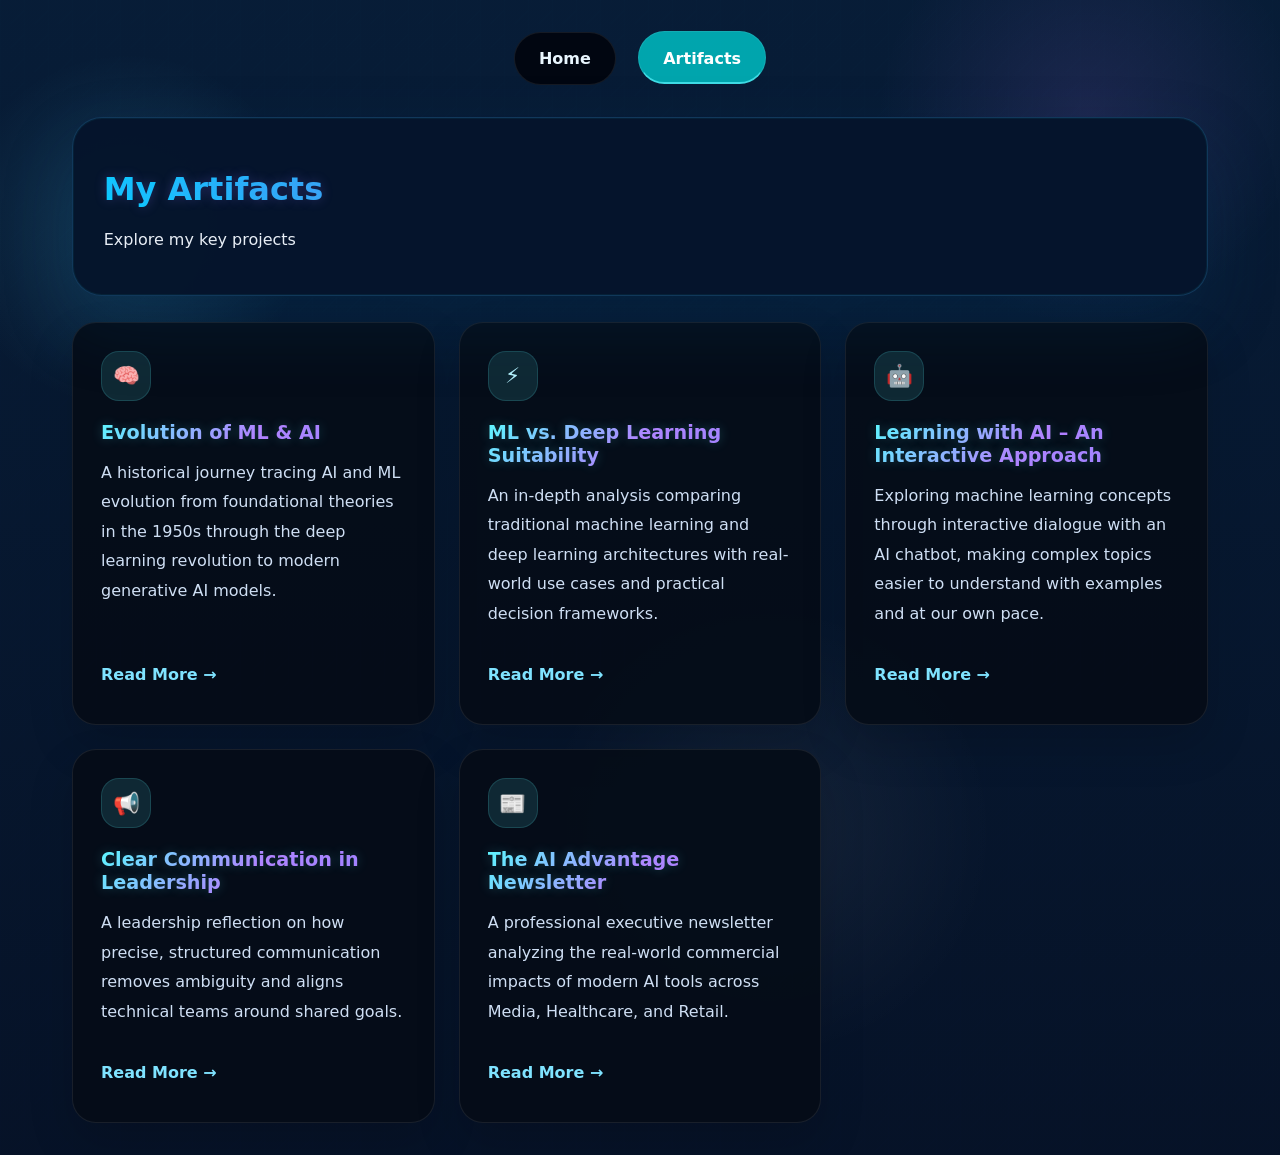
<file: artifacts.html>
﻿<!DOCTYPE html>
<html lang="en">
<head>
  <meta charset="UTF-8">
  <meta name="viewport" content="width=device-width, initial-scale=1.0">
  <title>Artifacts | Amulya Gurram</title>
  <link rel="stylesheet" href="style.css">
</head>
<body>
  <div class="page-shell">
    <nav class="site-nav">
      <a href="index.html" class="nav-link">Home</a>
      <a href="artifacts.html" class="nav-link active">Artifacts</a>
    </nav>

    <header class="hero hero-no-image">
      <div class="hero-copy">
        <h1>My Artifacts</h1>
        <p>Explore my key projects</p>
      </div>
    </header>

    <main>
      <div class="artifact-grid">
        <a class="artifact-card" href="artifact1.html">
          <div class="card-icon">🧠</div>
          <h3>Evolution of ML & AI</h3>
          <p class="artifact-copy">A historical journey tracing AI and ML evolution from foundational theories in the 1950s through the deep learning revolution to modern generative AI models.</p>
          <span class="artifact-link">Read More →</span>
        </a>
        <a class="artifact-card" href="artifact2.html">
          <div class="card-icon">⚡</div>
          <h3>ML vs. Deep Learning Suitability</h3>
          <p class="artifact-copy">An in-depth analysis comparing traditional machine learning and deep learning architectures with real-world use cases and practical decision frameworks.</p>
          <span class="artifact-link">Read More →</span>
        </a>
        <a class="artifact-card" href="artifact3.html">
          <div class="card-icon">🤖</div>
          <h3>Learning with AI – An Interactive Approach</h3>
          <p class="artifact-copy">Exploring machine learning concepts through interactive dialogue with an AI chatbot, making complex topics easier to understand with examples and at our own pace.</p>
          <span class="artifact-link">Read More →</span>
        </a>
        <a class="artifact-card" href="artifact4.html">
          <div class="card-icon">📢</div>
          <h3>Clear Communication in Leadership</h3>
          <p class="artifact-copy">A leadership reflection on how precise, structured communication removes ambiguity and aligns technical teams around shared goals.</p>
          <span class="artifact-link">Read More →</span>
        </a>
        <a class="artifact-card" href="artifact5.html">
          <div class="card-icon">📰</div>
          <h3>The AI Advantage Newsletter</h3>
          <p class="artifact-copy">A professional executive newsletter analyzing the real-world commercial impacts of modern AI tools across Media, Healthcare, and Retail.</p>
          <span class="artifact-link">Read More →</span>
        </a>
      </div>
    </main>
  </div>
</body>
</html>
</file>
<file: style.css>
:root {
  color-scheme: dark;
  font-family: 'Segoe UI', Tahoma, Geneva, Verdana, sans-serif;
  color: #e8eef6;
}

* {
  box-sizing: border-box;
}

body {
  margin: 0;
  min-height: 100vh;
  color: #e8eef6;
  background-color: #081a31;
  background-image:
    radial-gradient(circle at 10% 20%, rgba(82, 212, 255, 0.16), transparent 12%),
    radial-gradient(circle at 85% 10%, rgba(176, 103, 255, 0.12), transparent 14%),
    radial-gradient(circle at 50% 60%, rgba(255, 255, 255, 0.06), transparent 20%),
    repeating-linear-gradient(135deg, rgba(255, 255, 255, 0.02) 0, rgba(255, 255, 255, 0.02) 1px, transparent 1px, transparent 24px),
    repeating-linear-gradient(90deg, rgba(255, 255, 255, 0.02) 0, rgba(255, 255, 255, 0.02) 1px, transparent 1px, transparent 24px),
    linear-gradient(180deg, rgba(7, 29, 56, 0.85), rgba(6, 18, 39, 0.95));
  background-size: 100% 100%, 100% 100%, 120% 120%, 24px 24px, 24px 24px, cover;
  background-blend-mode: screen, screen, screen, overlay, overlay, normal;
}

h1,
h3 {
  font-weight: 700;
  background: linear-gradient(90deg, #00d2ff 0%, #9b51e0 100%);
  -webkit-background-clip: text;
  -webkit-text-fill-color: transparent;
  background-clip: text;
  color: transparent;
  text-shadow: 0 0 12px rgba(138, 111, 255, 0.28);
  text-align: left;
}

h2 {
  font-weight: 700;
  background: linear-gradient(90deg, #9b51e0 0%, #00d2ff 100%);
  -webkit-background-clip: text;
  -webkit-text-fill-color: transparent;
  background-clip: text;
  color: transparent;
  text-shadow: 0 0 12px rgba(138, 111, 255, 0.28);
  text-align: left;
}

a {
  color: inherit;
}

img {
  max-width: 100%;
  height: auto;
}

.page-shell {
  width: min(100%, 1200px);
  max-width: 1200px;
  margin: 0 auto;
  padding: 2rem clamp(1rem, 4vw, 2rem);
}

body {
  font-family: Inter, system-ui, -apple-system, BlinkMacSystemFont, "Segoe UI", sans-serif;
}

.site-nav {
  display: flex;
  justify-content: center;
  margin-bottom: 1.75rem;
  flex-wrap: wrap;
  padding: 0;
  background: transparent;
  border: none;
  gap: 1rem;
}

.site-nav.has-back {
  justify-content: space-between;
  align-items: center;
}

.nav-group {
  display: flex;
  gap: clamp(0.9rem, 2vw, 1.4rem);
  align-items: center;
}

.back-link {
  color: #e9f6ff;
  text-decoration: none;
  font-weight: 700;
  padding: 0.75rem 1rem;
  border-radius: 999px;
  border: 1px solid rgba(255, 255, 255, 0.1);
  transition: background 0.25s ease, color 0.25s ease, transform 0.25s ease;
}

.back-link:hover {
  background: rgba(0, 173, 181, 0.18);
  color: #ffffff;
  transform: translateY(-1px);
}

.site-nav ul {
  display: flex;
  justify-content: center;
  gap: clamp(0.9rem, 2vw, 1.4rem);
  padding: 0;
  margin: 0;
  list-style: none;
}

.site-nav li {
  display: inline-flex;
}

.nav-link {
  color: #e9f6ff;
  text-decoration: none;
  padding: 0.85rem 1.1rem;
  border-radius: 999px;
  font-weight: 600;
  transition: color 0.25s ease, transform 0.25s ease, border-color 0.25s ease;
}

.nav-link:hover {
  color: #ffffff;
  transform: translateY(-1px);
}

.nav-link.active {
  color: #b5e7ff;
  border-bottom: 2px solid rgba(94, 247, 255, 0.68);
  padding-bottom: 0.8rem;
}

.nav-link:hover,
.nav-link.active {
  background: rgba(0, 173, 181, 0.95);
  color: #ffffff;
  transform: translateY(-1px);
}

.hero, .hero-section {
  position: relative;
  display: block;
  margin-bottom: 1.6rem;
  background: rgba(6, 21, 44, 0.98);
  border: 1px solid rgba(60, 180, 255, 0.22);
  border-radius: 30px;
  padding: clamp(1.6rem, 2.4vw, 2.4rem);
  box-shadow: inset 0 0 0 1px rgba(0, 173, 181, 0.08), 0 30px 70px rgba(0, 62, 104, 0.22);
}

.hero-section-inner {
  display: grid;
  grid-template-columns: minmax(180px, 30%) minmax(0, 70%);
  gap: 2rem;
  align-items: center;
}

.hero-photo {
  width: 100%;
  max-width: 260px;
  aspect-ratio: 1 / 1;
  border-radius: 50%;
  object-fit: cover;
  border: 3px solid rgba(255, 255, 255, 0.9);
  box-shadow: 0 0 0 0 rgba(45, 218, 255, 0.22);
  transition: transform 0.25s ease, box-shadow 0.25s ease;
}

.hero-photo:hover {
  transform: scale(1.04);
  box-shadow: 0 0 0 18px rgba(45, 218, 255, 0.18);
}

.hero-copy {
  text-align: left;
}

.hero-panel {
  display: flex;
  flex-direction: column;
  gap: 1rem;
  background: transparent;
  border: none;
  box-shadow: none;
  padding: 0;
}

.hero-panel h1,
.hero-panel h2,
.artifact-card h3,
.skills-grid h3 {
  margin: 0 0 0.35rem;
  font-weight: 700;
  background: linear-gradient(135deg, #5ef7ff, #b87cff, #9b7cff);
  -webkit-background-clip: text;
  color: transparent;
  text-shadow: 0 0 12px rgba(94, 247, 255, 0.24);
}

.hero-panel h1 {
  font-size: clamp(2.2rem, 4vw, 3.4rem);
}

.hero-panel h2 {
  font-size: 1.25rem;
}

.hero-panel p {
  margin: 0;
  color: #d5e6f4;
  font-size: 1.05rem;
  line-height: 1.8;
}

.hero-panel {
  display: flex;
  flex-direction: column;
  gap: 1rem;
}

.hero-photo:hover {
  transform: scale(1.04);
  box-shadow: 0 0 0 18px rgba(45, 218, 255, 0.18);
}

.hero-panel {
  background: rgba(4, 12, 22, 0.95);
  border: 1px solid rgba(255, 255, 255, 0.1);
  border-radius: 32px;
  padding: 2rem;
  box-shadow: inset 0 0 0 1px rgba(63, 193, 255, 0.08), 0 20px 45px rgba(0, 65, 110, 0.16);
}

.hero-panel h1 {
  margin: 0 0 0.5rem;
  font-size: clamp(2.2rem, 4vw, 3.4rem);
}

.hero-panel p {
  margin: 0;
  color: #cfdff4;
  font-size: 1.05rem;
}

.hero-about-card {
  background: rgba(7, 35, 65, 0.92);
  border-radius: 24px;
  border: 1px solid rgba(255, 255, 255, 0.08);
  padding: 1.8rem;
  margin-top: 1.5rem;
}

.hero-about-card h2 {
  margin-top: 0;
  margin-bottom: 0.85rem;
}

.hero-about-card p {
  margin: 0;
  color: #d5e6f4;
  line-height: 1.7;
}

@media (max-width: 860px) {
  .hero-section {
    grid-template-columns: 1fr;
  }

  .hero-photo {
    margin: 0 auto;
    max-width: min(200px, 35vw);
  }

  .hero-panel {
    text-align: center;
  }
}

.hero-about-card h2 {
  margin-top: 0;
  margin-bottom: 0.85rem;
}

.hero-about-card p {
  margin: 0;
  color: #d5e6f4;
  line-height: 1.8;
}

.hero-copy .hero-about {
  margin-top: 1rem;
  max-width: 620px;
  color: #c9d5e6;
}

.hero.hero-no-image {
  display: flex;
  flex-direction: column;
  justify-content: flex-start;
  align-items: flex-start;
  text-align: left;
  padding: clamp(1.6rem, 2.4vw, 2.4rem);
}

.hero.hero-no-image .hero-copy {
  width: min(100%, 720px);
  max-width: 100%;
  margin: 0;
}

.site-nav {
  display: flex;
  justify-content: center;
  gap: clamp(0.9rem, 2vw, 1.4rem);
  margin-bottom: 2rem;
  flex-wrap: wrap;
  padding: 0;
  background: transparent;
  border: none;
}

.nav-link {
  background: rgba(2, 6, 15, 0.94);
  color: #cbd6e8;
  text-decoration: none;
  padding: 0.75rem 1.15rem;
  border-radius: 999px;
  border: 1px solid rgba(255, 255, 255, 0.08);
  transition: background 0.25s ease, color 0.25s ease, transform 0.25s ease;
}

.nav-link:hover,
.nav-link.active {
  background: rgba(0, 173, 181, 0.95);
  color: #ffffff;
  transform: translateY(-1px);
}

main {
  display: grid;
  gap: 2rem;
}

.artifact-grid {
  display: grid;
  grid-template-columns: repeat(auto-fit, minmax(280px, 1fr));
  gap: 1.6rem;
}

.panel {
  background: rgba(10, 14, 20, 0.97);
  border: 1px solid rgba(255, 255, 255, 0.08);
  border-radius: 24px;
  padding: clamp(1.4rem, 2vw, 1.9rem);
  box-shadow: inset 0 0 0 1px rgba(255, 255, 255, 0.03), 0 12px 35px rgba(0, 0, 0, 0.18);
}

.panel h2 {
  margin-top: 0;
  margin-bottom: 1rem;
  font-size: 1.5rem;
  font-weight: 700;
  background: linear-gradient(135deg, #5ef7ff 0%, #7c8bff 30%, #a36bff 60%, #cc7bff 100%);
  -webkit-background-clip: text;
  -webkit-text-fill-color: transparent;
  color: transparent;
  text-shadow: 0 0 12px rgba(150, 95, 255, 0.28);
}

.panel p {
  line-height: 1.8;
  color: #d7e0f0;
}

.skills-grid {
  display: grid;
  gap: 1rem;
}

.skills-pair {
  display: grid;
  grid-template-columns: repeat(auto-fit, minmax(220px, 1fr));
  gap: 1rem;
}

.skills-card {
  background: rgba(94, 247, 255, 0.06);
  border: 1px solid rgba(94, 247, 255, 0.14);
  border-radius: 18px;
  padding: 1.1rem 1.2rem;
}

.skill-progress {
  display: flex;
  justify-content: space-between;
  align-items: center;
  margin-bottom: 0.65rem;
}

.skill-progress h3 {
  margin: 0;
  font-size: 1rem;
}

.skill-progress span {
  color: #7ef0ff;
  font-weight: 700;
  font-size: 0.95rem;
}

.progress-track {
  background: rgba(255, 255, 255, 0.08);
  border-radius: 999px;
  height: 10px;
  overflow: hidden;
  margin-bottom: 1rem;
}

.progress-fill {
  height: 100%;
  background: linear-gradient(90deg, #5ef7ff, #9b7cff);
  border-radius: 999px;
}

@media (max-width: 640px) {
  .skills-pair {
    grid-template-columns: 1fr;
    gap: 0.75rem;
  }

  .skills-card {
    padding: 1rem 1.1rem;
  }
}

.skills-grid h3 {
  margin-bottom: 0.75rem;
  font-size: 1.08rem;
}

.skills-grid ul {
  margin: 0;
  padding-left: 1.2rem;
  list-style: disc;
}

.skills-grid li {
  margin-bottom: 0.55rem;
}

.protocol-grid {
  display: grid;
  grid-template-columns: repeat(3, minmax(0, 1fr));
  gap: 1rem;
  margin-top: 1rem;
}

.protocol-card {
  background: rgba(7, 35, 65, 0.92);
  border: 1px solid rgba(255, 255, 255, 0.08);
  border-radius: 22px;
  padding: 1.35rem;
  box-shadow: inset 0 0 0 1px rgba(63, 193, 255, 0.06), 0 18px 40px rgba(0, 0, 0, 0.12);
}

.protocol-card h3 {
  margin: 0 0 0.75rem;
  font-size: 1.05rem;
  line-height: 1.4;
}

.protocol-card p {
  margin: 0;
  color: #d7e0f0;
  line-height: 1.8;
}

@media (max-width: 768px) {
  .protocol-grid {
    grid-template-columns: 1fr;
  }
}

.intro-grid {
  display: grid;
  grid-template-columns: repeat(2, minmax(0, 1fr));
  gap: 1rem;
  align-items: stretch;
  margin-bottom: 1rem;
}

.photo-panel {
  display: flex;
  justify-content: center;
  align-items: center;
}

.photo-panel img {
  width: 100%;
  max-width: 320px;
  aspect-ratio: 1 / 1;
  border-radius: 28px;
  object-fit: cover;
  border: 2px solid #00adb5;
  box-shadow: 0 0 18px rgba(0, 173, 181, 0.18);
  transition: transform 0.25s ease, box-shadow 0.25s ease;
}

.photo-panel img:hover {
  transform: scale(1.04);
  box-shadow: 0 0 26px rgba(0, 173, 181, 0.3);
}

@media (max-width: 860px) {
  .intro-grid {
    grid-template-columns: 1fr;
    gap: 1rem;
  }
}

.artifact-grid {
  display: grid;
  grid-template-columns: repeat(auto-fit, minmax(280px, 1fr));
  gap: 1.5rem;
}

@media (max-width: 760px) {
  .artifact-grid {
    gap: 1rem;
    grid-template-columns: repeat(auto-fit, minmax(280px, 1fr));
  }
}

@media (max-width: 680px) {
  .page-shell {
    padding: 1rem 0.75rem 1.5rem;
  }

  .nav-link {
    padding: 0.7rem 1rem;
    font-size: 0.9rem;
  }

  .hero, .hero-section {
    padding: 1.2rem;
  }

  .panel {
    padding: 1rem;
  }

  .hero {
    flex-direction: column;
    text-align: center;
  }

  .hero img {
    width: min(120px, 30vw);
    height: min(120px, 30vw);
  }
}

.artifact-card {
  display: flex;
  flex-direction: column;
  justify-content: flex-start;
  border-radius: 24px;
  padding: 1.75rem;
  background: rgba(6, 13, 24, 0.96);
  border: 1px solid rgba(255, 255, 255, 0.08);
  text-decoration: none;
  color: inherit;
  box-shadow: 0 20px 45px rgba(0, 0, 0, 0.15);
  transition: transform 0.25s ease, border-color 0.25s ease, background 0.25s ease, box-shadow 0.25s ease;
}

.artifact-card:hover {
  transform: translateY(-4px);
  border-color: rgba(0, 173, 181, 0.35);
  background: rgba(1, 18, 35, 0.98);
  box-shadow: 0 28px 48px rgba(0, 0, 0, 0.20);
}

.card-icon {
  display: inline-flex;
  align-items: center;
  justify-content: center;
  width: 50px;
  height: 50px;
  margin-bottom: 1.25rem;
  border-radius: 18px;
  background: rgba(94, 247, 255, 0.12);
  border: 1px solid rgba(94, 247, 255, 0.15);
  color: #b4f2ff;
  font-size: 1.35rem;
}

.artifact-card h3 {
  margin: 0 0 0.85rem;
  font-size: 1.2rem;
  font-weight: 700;
}

.artifact-copy {
  margin: 0 0 1.5rem;
  color: #cfdff4;
  line-height: 1.85;
}

.artifact-link {
  color: #7fe3ff;
  font-weight: 700;
  text-decoration: none;
  margin-top: auto;
}

.artifact-link:hover {
  text-decoration: underline;
}


blockquote {
  margin: 0;
  padding: 1.4rem;
  border-left: 4px solid #00adb5;
  background: rgba(0, 0, 0, 0.18);
  color: #dce6f4;
  line-height: 1.8;
}

blockquote span {
  display: block;
  margin-top: 0.9rem;
  font-size: 0.95rem;
  color: #9fb8d4;
}

table {
  width: 100%;
  border-collapse: collapse;
  margin-top: 1rem;
}

table th,
 table td {
  border: 1px solid rgba(255, 255, 255, 0.12);
  padding: 0.9rem 1rem;
  text-align: left;
}

table th {
  background: rgba(0, 173, 181, 0.12);
  color: #e8eef6;
}

table td {
  color: #d7e0f0;
}

.timeline-container {
  position: relative;
  display: flex;
  flex-direction: column;
  align-items: center;
  gap: 15px;
  margin: 2rem 0;
  padding: 0 1rem;
}

.timeline-container .timeline-item {
  position: relative;
  width: 100%;
  max-width: 900px;
  border-radius: 20px;
  padding: 1.75rem;
  border: 1px solid rgba(255, 255, 255, 0.08);
  background: rgba(6, 13, 24, 0.95);
  box-shadow: 0 18px 40px rgba(0, 0, 0, 0.12);
}

.timeline-container .timeline-item:not(:last-child)::after {
  content: '↓';
  display: block;
  text-align: center;
  font-size: 2rem;
  color: #00d2ff;
  margin-top: 15px;
  position: absolute;
  bottom: -35px;
  left: 50%;
  transform: translateX(-50%);
}

.timeline-container .timeline-item.left,
.timeline-container .timeline-item.right {
  text-align: left;
}

@media (max-width: 680px) {
  .timeline-container {
    padding: 0;
  }
}

body {
  animation: globalFadeIn 0.3s ease-out;
}

.hero-panel h2 {
  margin-top: 15px;
  margin-bottom: 5px;
}

..hero-panel p {
  margin-top: 0;
  margin-bottom: 12px;
}

.hero-panel p strong {
  font-weight: bold;
  background: linear-gradient(90deg, #00d2ff 0%, #9b51e0 100%);
  -webkit-background-clip: text;
  -webkit-text-fill-color: transparent;
  background-clip: text;
  color: transparent;
  margin-right: 5px;
}

@keyframes slideFromCenter {
  0% {
    transform: translateX(-40vw);
    opacity: 0;
  }
  100% {
    transform: translateX(0);
    opacity: 1;
  }
}

@keyframes slideFromLeft {
  0% {
    transform: translateX(-40vw);
    opacity: 0;
  }
  100% {
    transform: translateX(0);
    opacity: 1;
  }
}

@keyframes slideToCenterFromRight {
  0% {
    transform: translateX(40vw);
    opacity: 0;
  }
  100% {
    transform: translateX(0);
    opacity: 1;
  }
}

@keyframes globalFadeIn {
  0% {
    opacity: 0;
  }
  100% {
    opacity: 1;
  }
}

@keyframes slideBackToCenter {
  0% {
    transform: translateX(0);
    opacity: 1;
  }
  100% {
    transform: translateX(-40vw);
    opacity: 0;
  }
}

@keyframes slideOutLeft {
  0% {
    transform: translateX(0);
    opacity: 1;
  }
  100% {
    transform: translateX(-40vw);
    opacity: 0;
  }
}

.site-nav.has-back .nav-group {
  animation: slideFromCenter 0.5s ease-out forwards;
}

.site-nav.has-back .back-link {
  animation: slideFromLeft 0.5s ease-out forwards;
}


.contact-panel p {
  margin: 0.85rem 0;
}

.primary-button {
  display: inline-block;
  margin-top: 1rem;
  background: #00adb5;
  color: #091921;
  text-decoration: none;
  font-weight: 600;
  padding: 0.95rem 1.6rem;
  border-radius: 999px;
  transition: background 0.25s ease;
}

.primary-button:hover {
  background: #00c4cc;
}

/* --- Additional Responsive Improvements --- */

/* Ensure proper viewport handling */
html {
  scroll-behavior: smooth;
}

/* Better image handling */
img {
  max-width: 100%;
  height: auto;
  display: block;
}

/* Improve button and link touch targets */
.primary-button {
  display: inline-block;
  margin-top: 1rem;
  background: #00adb5;
  color: #091921;
  text-decoration: none;
  font-weight: 600;
  padding: clamp(0.9rem, 2.5vw, 1.2rem) clamp(1.4rem, 4vw, 2rem);
  border-radius: 999px;
  transition: background 0.25s ease;
  min-height: 44px; /* Minimum touch target */
  display: inline-flex;
  align-items: center;
  justify-content: center;
  border: none;
  cursor: pointer;
}

.artifact-link {
  color: #7fe3ff;
  font-weight: 700;
  text-decoration: none;
  margin-top: auto;
  padding: 0.5rem 0;
  display: inline-block;
  min-height: 44px; /* Ensure touch target */
  display: flex;
  align-items: center;
}

/* Better focus states for accessibility */
.nav-link:focus,
.back-link:focus,
.primary-button:focus,
.artifact-link:focus {
  outline: 2px solid #00d2ff;
  outline-offset: 2px;
}

/* Prevent horizontal scroll issues */
body {
  overflow-x: hidden;
}

/* Improve container max-widths for larger screens */
@media (min-width: 1400px) {
  .page-shell {
    max-width: 1400px;
  }
}

/* --- Base Responsive Layout --- */
.page-shell {
  width: min(100%, 1200px);
  max-width: 1200px;
  margin: 0 auto;
  padding: 2rem clamp(1rem, 4vw, 2rem);
}

/* Convert fixed widths to relative units */
.hero-photo {
  width: 100%;
  max-width: min(260px, 30vw);
  aspect-ratio: 1 / 1;
  border-radius: 50%;
  object-fit: cover;
  border: 3px solid rgba(255, 255, 255, 0.9);
  box-shadow: 0 0 0 0 rgba(45, 218, 255, 0.22);
  transition: transform 0.25s ease, box-shadow 0.25s ease;
}

/* Improve touch targets for navigation */
.nav-link {
  color: #e9f6ff;
  text-decoration: none;
  padding: clamp(0.75rem, 2vw, 1rem) clamp(1rem, 3vw, 1.5rem);
  border-radius: 999px;
  font-weight: 600;
  transition: color 0.25s ease, transform 0.25s ease, border-color 0.25s ease;
  min-height: 44px; /* Minimum touch target */
  display: inline-flex;
  align-items: center;
  justify-content: center;
}

.back-link {
  color: #e9f6ff;
  text-decoration: none;
  font-weight: 700;
  padding: clamp(0.75rem, 2vw, 1rem) clamp(1rem, 3vw, 1.5rem);
  border-radius: 999px;
  border: 1px solid rgba(255, 255, 255, 0.1);
  transition: background 0.25s ease, color 0.25s ease, transform 0.25s ease;
  min-height: 44px; /* Minimum touch target */
  display: inline-flex;
  align-items: center;
  justify-content: center;
}

/* Tab navigation improvements */
.nav-group {
  display: flex;
  gap: clamp(0.5rem, 2vw, 1rem);
  align-items: center;
  flex-wrap: wrap;
}

/* --- Tablet Breakpoint (1024px and below) --- */
@media (max-width: 1024px) {
  .page-shell {
    padding: 1.5rem clamp(1rem, 3vw, 1.5rem);
  }

  .hero-section-inner {
    grid-template-columns: minmax(200px, 35%) minmax(0, 65%);
    gap: 1.5rem;
  }

  .hero-photo {
    max-width: min(220px, 28vw);
  }

  .hero-panel h1 {
    font-size: clamp(2rem, 5vw, 3rem);
  }

  .artifact-grid {
    grid-template-columns: repeat(auto-fit, minmax(250px, 1fr));
    gap: 1.25rem;
  }

  .skills-pair {
    grid-template-columns: repeat(auto-fit, minmax(200px, 1fr));
  }
}

/* --- Mobile Breakpoint (768px and below) --- */
@media (max-width: 768px) {
  .page-shell {
    padding: 1rem 1rem 2rem;
  }

  /* Tab consistency - make tabs horizontally scrollable */
  .nav-group.nav-right-tabs {
    overflow-x: auto;
    -webkit-overflow-scrolling: touch;
    scrollbar-width: none; /* Firefox */
    -ms-overflow-style: none; /* IE/Edge */
    max-width: 100%;
    padding-bottom: 0.5rem;
  }

  .nav-group.nav-right-tabs::-webkit-scrollbar {
    display: none; /* Chrome/Safari */
  }

  .nav-group.nav-right-tabs .nav-link {
    flex-shrink: 0;
    white-space: nowrap;
  }

  /* Stack navigation vertically on very small screens */
  @media (max-width: 480px) {
    .site-nav.has-back {
      flex-direction: column;
      align-items: stretch;
      gap: 1rem;
    }

    .nav-group.nav-right-tabs {
      overflow-x: visible;
      flex-direction: column;
      width: 100%;
    }

    .nav-group.nav-right-tabs .nav-link {
      justify-content: center;
      width: 100%;
      max-width: 300px;
      margin: 0 auto;
    }
  }

  /* Hero section mobile layout */
  .hero-section-inner {
    display: flex;
    flex-direction: column;
    align-items: center;
    text-align: center;
    gap: 1.5rem;
  }

  .hero-photo {
    max-width: min(180px, 40vw);
    margin: 0 auto;
  }

  .hero-panel {
    text-align: center;
    padding: 1.5rem;
  }

  .hero-panel h1 {
    font-size: clamp(1.8rem, 6vw, 2.5rem);
  }

  .hero-panel h2 {
    font-size: 1.1rem;
  }

  .hero-panel p {
    font-size: 1rem;
    line-height: 1.7;
  }

  /* Grid layouts for mobile */
  .artifact-grid {
    grid-template-columns: 1fr;
    gap: 1rem;
  }

  .skills-grid {
    gap: 0.75rem;
  }

  .skills-pair {
    grid-template-columns: 1fr;
    gap: 0.75rem;
  }

  .intro-grid {
    grid-template-columns: 1fr;
    gap: 0.75rem;
  }

  /* Panel spacing */
  .panel {
    padding: clamp(1rem, 3vw, 1.25rem);
  }

  .hero, .hero-section {
    padding: clamp(1.25rem, 3vw, 1.5rem);
  }

  /* Typography scaling */
  h1 {
    font-size: clamp(1.75rem, 5vw, 2.25rem);
  }

  h2 {
    font-size: clamp(1.25rem, 4vw, 1.5rem);
  }

  h3 {
    font-size: clamp(1.1rem, 3vw, 1.25rem);
  }

  .panel p {
    font-size: 0.95rem;
    line-height: 1.7;
  }

  /* Timeline adjustments */
  .timeline-container {
    padding: 0 0.5rem;
  }

  .timeline-container .timeline-item {
    padding: 1.25rem;
  }

  /* Table responsiveness */
  table {
    font-size: 0.9rem;
  }

  table th,
  table td {
    padding: 0.6rem 0.8rem;
  }

  /* Contact section */
  .contact-panel p {
    font-size: 0.95rem;
  }
}

/* --- Small Mobile Breakpoint (480px and below) --- */
@media (max-width: 480px) {
  .page-shell {
    padding: 0.75rem 0.75rem 1.5rem;
  }

  .hero-photo {
    max-width: min(140px, 35vw);
  }

  .hero-panel {
    padding: 1rem;
  }

  .hero-panel h1 {
    font-size: clamp(1.5rem, 7vw, 2rem);
  }

  .hero-panel p {
    font-size: 0.9rem;
  }

  .panel {
    padding: 1rem;
    border-radius: 16px;
  }

  .artifact-card {
    padding: 1.25rem;
  }

  .card-icon {
    width: 45px;
    height: 45px;
    font-size: 1.2rem;
  }

  .artifact-card h3 {
    font-size: 1.1rem;
  }

  .artifact-copy {
    font-size: 0.9rem;
  }

  /* Skills cards */
  .skills-card {
    padding: 0.9rem 1rem;
  }

  .skill-progress h3 {
    font-size: 0.95rem;
  }

  /* Navigation improvements */
  .site-nav {
    gap: 0.75rem;
    padding: 0.75rem;
  }

  .nav-link {
    padding: 0.8rem 1.2rem;
    font-size: 0.9rem;
  }

  .back-link {
    padding: 0.8rem 1.2rem;
    font-size: 0.9rem;
  }

  /* Timeline improvements */
  .timeline-container .timeline-item:not(:last-child)::after {
    font-size: 1.5rem;
    bottom: -25px;
  }

  /* Blockquote adjustments */
  blockquote {
    padding: 1rem;
    font-size: 0.9rem;
  }

  blockquote span {
    font-size: 0.85rem;
  }
}
</file>
